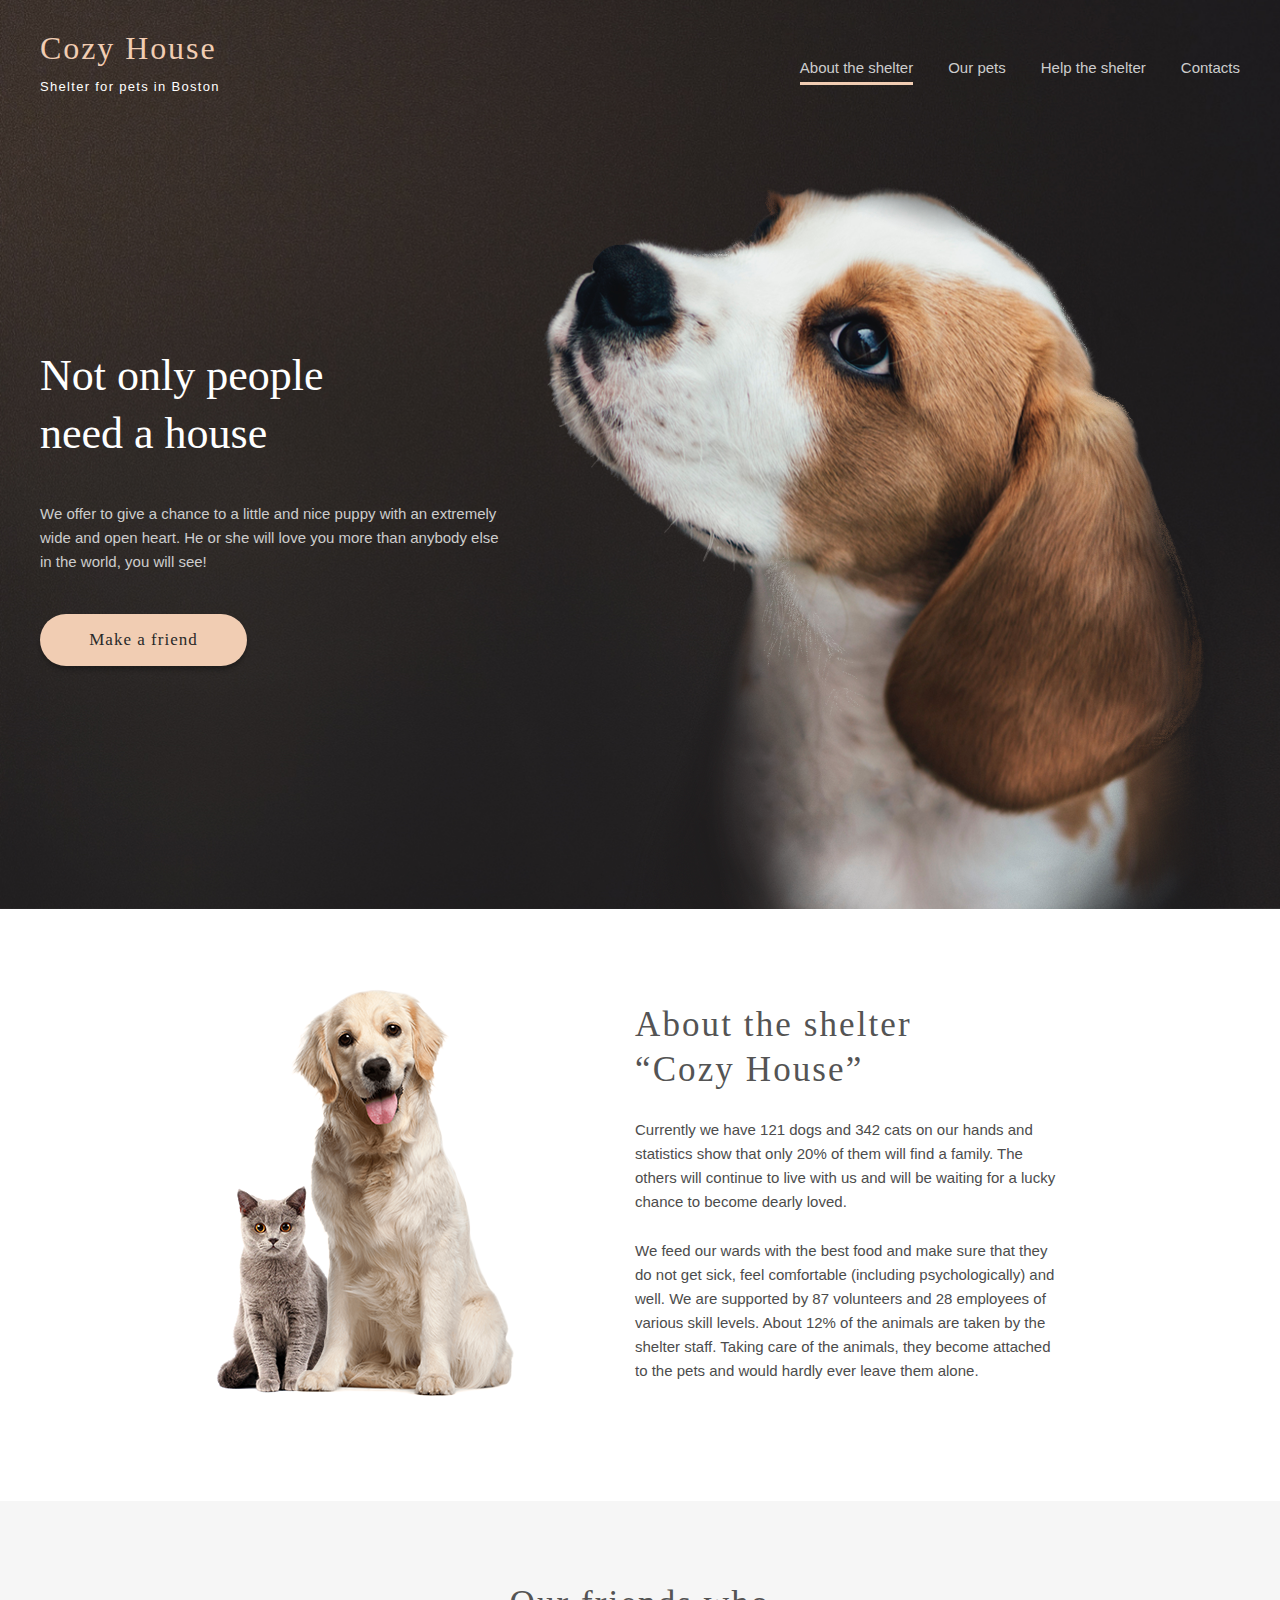
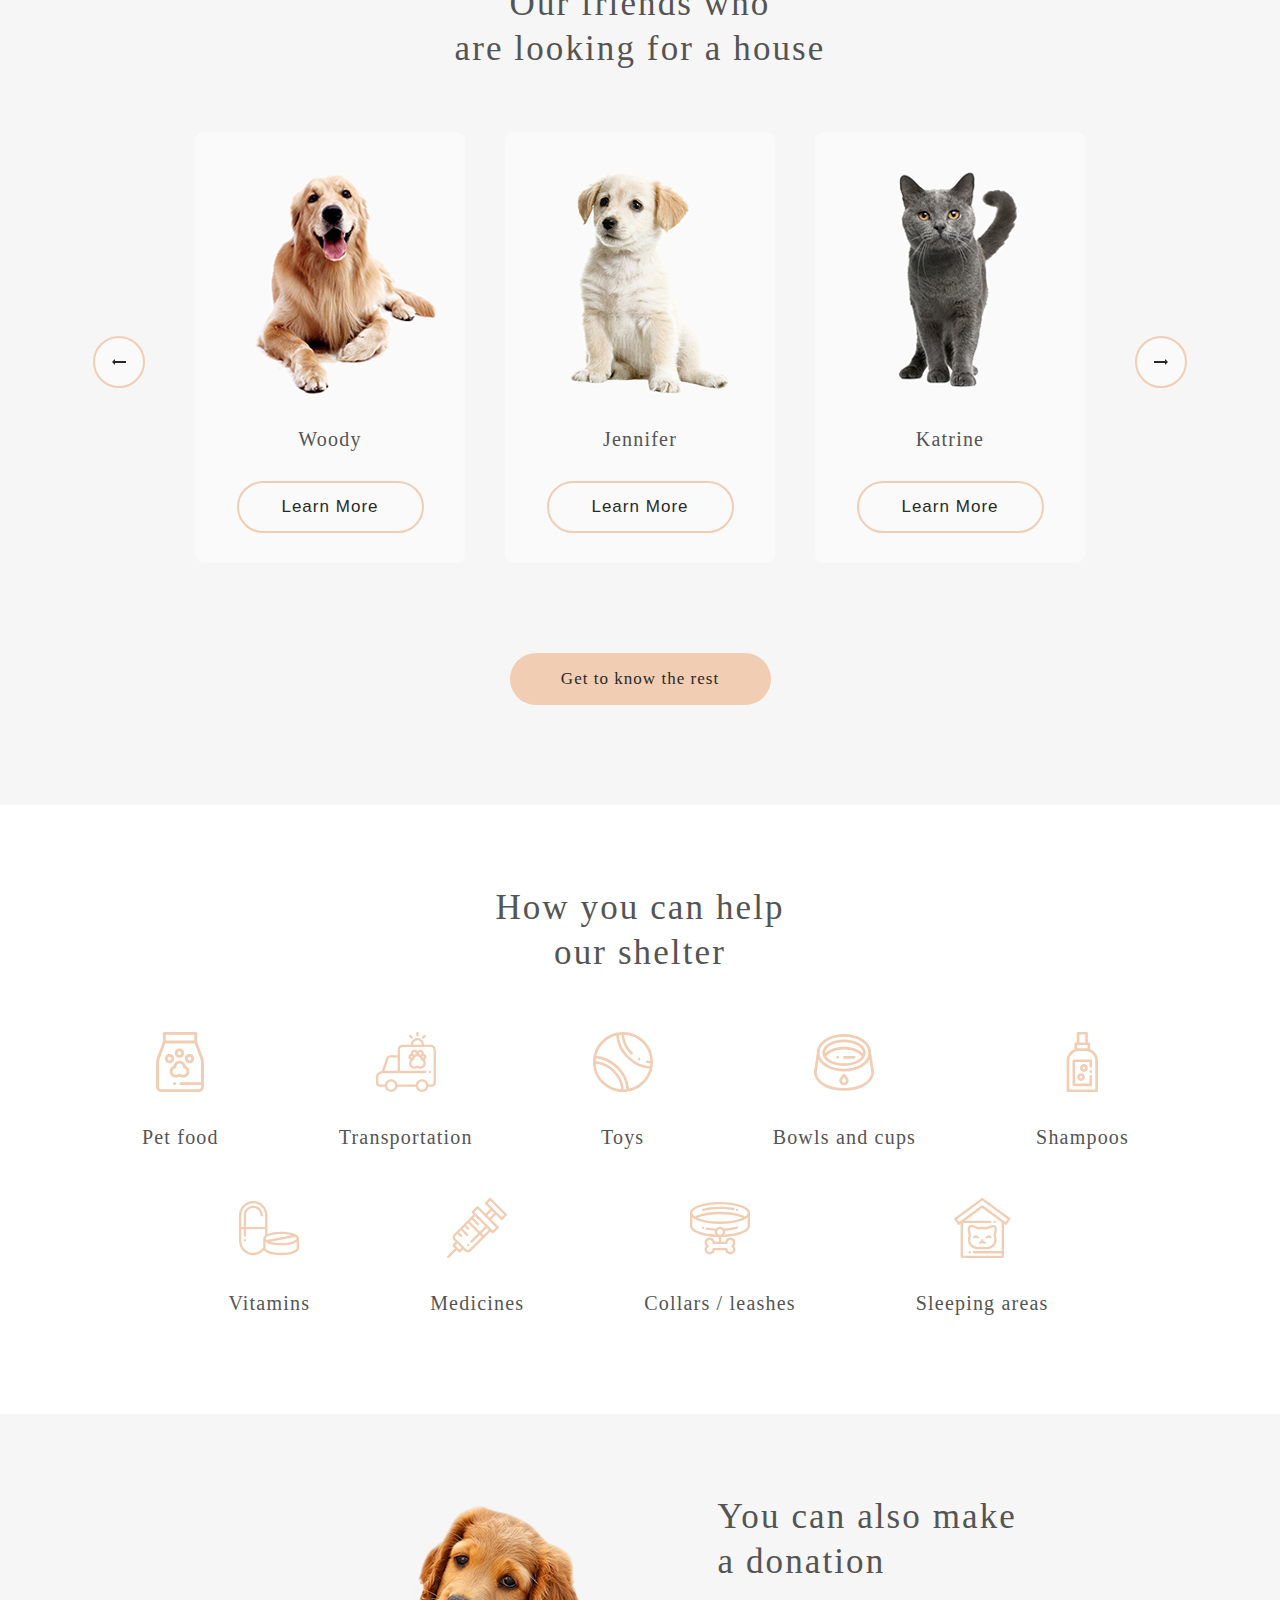
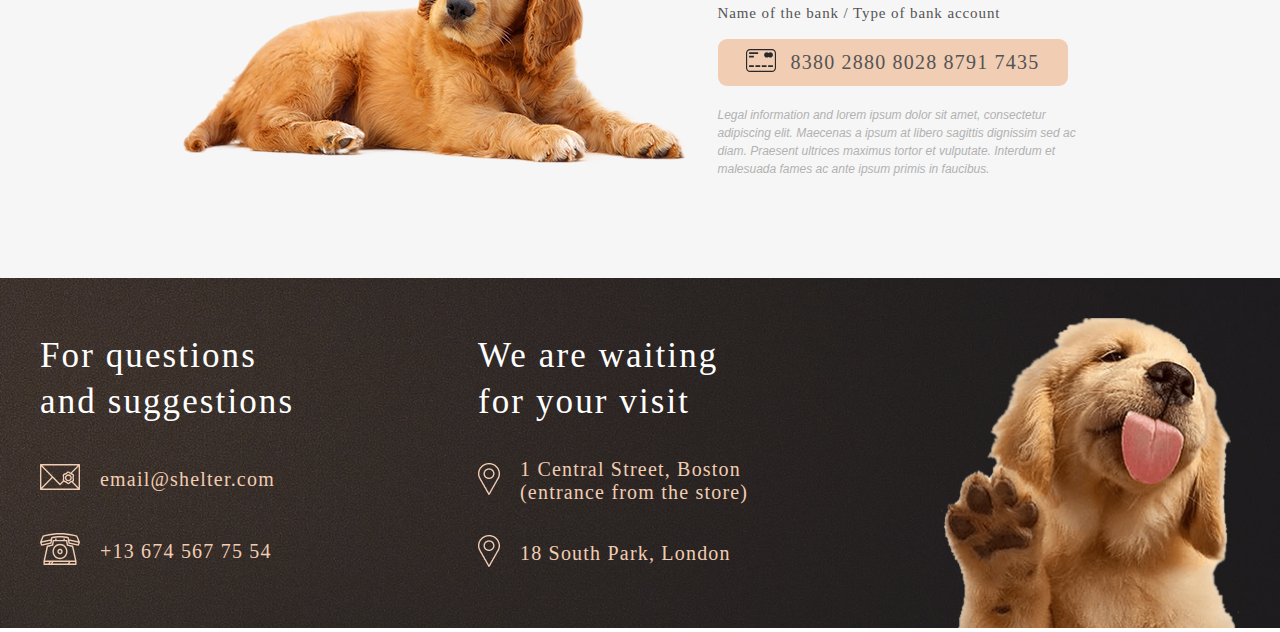
<file: shelter/pages/main/index.html>
<!DOCTYPE html>
<html lang="en">

<head>
	<meta charset="UTF-8">
	<meta http-equiv="X-UA-Compatible" content="IE=edge">
	<meta name="viewport" content="width=device-width, initial-scale=1.0">
	<link rel="stylesheet" href="../main/style.css">
	<link rel="stylesheet" href="../main/style-responsive.css">
	<link rel="icon" href="../../assets/icons/favicon.ico" type="image/x-icon">
	<title>shelter</title>
</head>


<body>
	<div class="body-wrapper">
		<header class="header">
			<div class="header__container-main ">
				<div class="header__container-top">
					<div class="header__logo">
						<a class="a-h1" href="#">
							<h1>Cozy House</h1>
						</a>
						<span class="header__subtitle">Shelter for pets in Boston</span>
					</div>
					<div class="header__nav-link">
						<button class="header__container-button-menu" id="burger-btn">
							<span class="header__button-menu header__one-line"></span>
							<span class="header__button-menu"></span>
							<span class="header__button-menu"></span>
						</button>
						<nav class="header__nav-link-ul-container" id="menu">
							<ul class="header__nav-link-ul">
								<li class="header__nav-link-activ">
									<a style="pointer-events:none" href="#">About the shelter</a>
								</li>
								<li>
									<a href="../pets/index.html">Our pets</a>
								</li>
								<li>
									<a href="#help">Help the shelter</a>
								</li>
								<li>
									<a href="#footer">Contacts</a>
								</li>
							</ul>
						</nav>

					</div>
				</div>

				<div class="not-only">
					<div class="not-only__content">
						<h2 class="h2__not-only">Not only people need a house</h2>
						<p class="p__not-only-content">We offer to give a chance to a little and nice puppy with an extremely
							wide and open heart. He or she will love you more than anybody else in the world, you will see!</p>
						<div class="not-only__button">
							<a class="button-primary a-h1" href="#our-friends">Make a friend</a>
						</div>
					</div>
					<div class="not-only__start-screen-puppy">
						<img src="../../assets/images/start-screen-puppy.png" alt="dog close-up">
					</div>

				</div>
			</div>
		</header>



		<div class="about">
			<div class="container">
				<div class="about__container">
					<div class="about-pets">
						<img src="../../assets/images/about-pets.png" alt="cat and dog">
					</div>
					<div class="about__content">
						<h3 class="about__content-title">About the shelter “Cozy House”</h3>
						<p class="about__content-text-1">Currently we have 121 dogs and 342 cats on our hands and statistics
							show
							that only 20% of them will find a family. The others will continue to live with us and will be
							waiting
							for a lucky chance to become dearly loved.</p>
						<p class="about__content-text-2">We feed our wards with the best food and make sure that they do not
							get
							sick, feel comfortable (including psychologically) and well. We are supported by 87 volunteers and
							28
							employees of various skill levels. About 12% of the animals are taken by the shelter staff. Taking
							care
							of the animals, they become attached to the pets and would hardly ever leave them alone.</p>
					</div>
				</div>
			</div>
		</div>

		<div class="our-friends" id="our-friends">
			<div class="our-friends-container ">
				<h3 class="h3__our-friends">Our friends who <br>
					are looking for a house</h3>
				<div class="our-friends-container-onBtn">

					<button class="our-friends__icon-block-left">
						<img src="../../assets/icons/arrow-left.png" alt="указатель влево">
					</button>

					<div class="our-friends-content-box">

						<div class="our-friends-content">

						</div>
						
					</div>


					<button class="our-friends__icon-block-right">
						<img src="../../assets/icons/arrow-right.png" alt="указатель вправо">
					</button>
				</div>
			</div>
			<div class="our-friends__button-primary">
				<a class="our-friends__button-primary-a a-h1" href="../pets/index.html">Get to know the rest</a>
			</div>

		</div>
	</div>
	<div class="help" id="help">
		<div class="container-help">
			<h3 class="help__h3">How you can help
				our shelter</h3>
			<div class="help__container-icons">

				<div class="help__content help__row">

					<div class="help__block-icons help__block-icons-1 row-1">
						<div class="help__block-icon">
							<img src="../../assets/icons/icon-pet-food.svg" alt="#">
						</div>
						<div class="help__block-icon-name">Pet food</div>
					</div>

					<div class="help__block-icons help__block-icons-2 row-1">
						<div class="help__block-icon">
							<img src="../../assets/icons/icon-transportation.svg" alt="#">
						</div>
						<div class="help__block-icon-name">Transportation</div>
					</div>

					<div class="help__block-icons help__block-icons-3 row-1">
						<div class="help__block-icon">
							<img src="../../assets/icons/icon-toys.svg" alt="#">
						</div>
						<div class="help__block-icon-name">Toys</div>
					</div>

					<div class="help__block-icons help__block-icons-4 row-1">
						<div class="help__block-icon">
							<img src="../../assets/icons/icon-bowls-and-cups.svg" alt="#">
						</div>
						<div class="help__block-icon-name">Bowls and cups</div>
					</div>

					<div class="help__block-icons help__block-icons-5 row-1">
						<div class="help__block-icon">
							<img src="../../assets/icons/icon-shampoos.svg" alt="#">
						</div>
						<div class="help__block-icon-name">Shampoos</div>
					</div>

					<div class="help__block-icons help__block-icons-6">
						<div class="help__block-icon">
							<img src="../../assets/icons/icon-vitamins.svg" alt="#">
						</div>
						<div class="help__block-icon-name">Vitamins</div>
					</div>



					<div class="help__block-icons help__block-icons-7">
						<div class="help__block-icon">
							<img src="../../assets/icons/icon-medicines.svg" alt="#">
						</div>
						<div class="help__block-icon-name">Medicines</div>
					</div>


					<div class="help__block-icons help__block-icons-8">
						<div class="help__block-icon">
							<img src="../../assets/icons/icon-collars-leashes.svg" alt="#">
						</div>
						<div class="help__block-icon-name">Collars / leashes</div>
					</div>


					<div class="help__block-icons help__block-icons-9">
						<div class="help__block-icon">
							<img src="../../assets/icons/icon-sleeping-area.svg" alt="#">
						</div>
						<div class="help__block-icon-name">Sleeping areas</div>

					</div>
				</div>

			</div>
		</div>
	</div>
	<div class="in-addition">
		<div class="container">
			<div class="in-addition__content">
				<div class="in-addition__img">
					<img src="../../assets/images/donation-dog.png" alt="dog">
				</div>
				<div class="in-addition__content-info">
					<div class="in-addition__h3">You can also make a donation</div>
					<div class="in-addition__info-bank">
						<span>Name of the bank / Type of bank account</span>
					</div>
					<div class="in-addition__credit-card">
						<div class="in-addition__credit-card-icon">
							<a href="#">
								<img src="../../assets/icons/credit-card.svg" alt="">
							</a>
						</div>
						<div class="in-addition__credit-card-number">
							<a class="in-addition-1" href="#">
								<span>8380 2880 8028 8791 7435</span>
							</a>
						</div>
					</div>
					<div class="in-addition__end-info">
						<p>Legal information and lorem ipsum dolor sit amet, consectetur adipiscing elit. Maecenas a
							ipsum
							at
							libero sagittis dignissim sed ac diam. Praesent ultrices maximus tortor et vulputate.
							Interdum
							et
							malesuada fames ac ante ipsum primis in faucibus.</p>
					</div>
				</div>
			</div>
		</div>
	</div>
	<footer class="footer" id="footer">
		<div class="footer__container">

			<div class="footer__block-1">
				<h3 class="footer__h3">For questions and suggestions</h3>
				<div class="footer__content-1">

					<div class="footer__content-icon">
						<img src="../../assets/icons/icon-email.svg" alt="#">
					</div>
					<div class="footer__content-info">
						<a class="footer__content-1-a" href="mailto:mail@yandex.ru">
							<span>email@shelter.com</span>
						</a>
					</div>

				</div>
				<div class="footer__content-2">

					<div class="footer__content-icon">
						<img src="../../assets/icons/icon-phone.svg" alt="#">
					</div>
					<div class="footer__content-info">
						<a class="footer__content-2-a" href="tel:+79001111111">
							<span>+13 674 567 75 54</span>
						</a>
					</div>

				</div>
			</div>


			<div class="footer__block-2">
				<h3 class="footer__h3">We are waiting for your visit</h3>


				<div class="footer__content-1">
					<div class="footer__content-icon">
						<img src="../../assets/icons/pin.png" alt="#">
					</div>

					<div class="footer__content-info">
						<a class="footer__content-1-a"
							href="https://yandex.ru/maps/202/new-york/?ll=-74.002797%2C40.714605&z=7" target="_blank">
							<span>1 Central Street, Boston (entrance from the store)</span>
						</a>
					</div>
				</div>

				<div class="footer__content-2">

					<div class="footer__content-icon">
						<img src="../../assets/icons/pin.png" alt="#">
					</div>
					<div class="footer__content-info">
						<a class="footer__content-2-a"
							href="https://yandex.ru/maps/202/new-york/?ll=-74.002797%2C40.714605&z=7" target="_blank">
							<span>18 South Park, London </span>
						</a>
					</div>

				</div>
			</div>
			<div class="footer__container-img">
				<img src="../../assets/images/footer-puppy.png" alt="dog-sunny">
			</div>
		</div>

	</footer>
	</div>










	<div class="modal-box-main">


		<div class="modal" id="jennifer">
			<div class="modal__container">
				<button class="close-my-modal-btn">
					<img src="../../assets/icons/Vector.png" alt="close-my-modal-btn">
				</button>
				<div class="modal__img">
					<img src="../../assets/images/pets-jennifer.png" alt="pets-jennifer">
				</div>
				<div class="modal__content">
					<div class="modal__content-h3">
						<h3>Jennifer</h3>
					</div>
					<div class="modal__content-subtitle">
						<h4>Dog - Labrador</h4>
					</div>
					<div class="modal__content-text">
						<p>Jennifer is a sweet 2 months old Labrador that is patiently waiting to find a new forever home.
							This girl really enjoys being able to go outside to run and play, but won't hesitate to play up
							a
							storm in the house if she has all of her favorite toys.</p>
					</div>
					<div class="modal__content-block-info">
						<span><strong>Age:</strong> 2 months</span>
						<span><strong>Inoculations:</strong> none</span>
						<span><strong>Diseases:</strong> none</span>
						<span><strong>Parasites:</strong> none</span>
					</div>
				</div>
			</div>
		</div>

		<div class="modal" id="sophia">
			<div class="modal__container">
				<button class="close-my-modal-btn">
					<img src="../../assets/icons/Vector.png" alt="close-my-modal-btn">
				</button>
				<div class="modal__img">
					<img src="../../assets/images/sophia.png" alt="pets-sophia">
				</div>
				<div class="modal__content">
					<div class="modal__content-h3">
						<h3>Sophia</h3>
					</div>
					<div class="modal__content-subtitle">
						<h4>Dog - Shih tzu</h4>
					</div>
					<div class="modal__content-text">
						<p>Sophia here and I'm looking for my forever home to live out the best years of my life. I am full
							of
							energy. Everyday I'm learning new things, like how to walk on a leash, go potty outside, bark
							and
							play with toys and I still need some practice.</p>
					</div>
					<div class="modal__content-block-info">
						<span><strong>Age:</strong> 2 months</span>
						<span><strong>Inoculations:</strong> none</span>
						<span><strong>Diseases:</strong> none</span>
						<span><strong>Parasites:</strong> none</span>
					</div>
				</div>
			</div>
		</div>

		<div class="modal" id="woody">
			<div class="modal__container">
				<button class="close-my-modal-btn">
					<img src="../../assets/icons/Vector.png" alt="close-my-modal-btn">
				</button>
				<div class="modal__img">
					<img src="../../assets/images/pets-woody.png" alt="pets-woody">
				</div>
				<div class="modal__content">
					<div class="modal__content-h3">
						<h3>Woody</h3>
					</div>
					<div class="modal__content-subtitle">
						<h4>Dog - Golden Retriever</h4>
					</div>
					<div class="modal__content-text">
						<p>Woody is a handsome 3 1/2 year old boy. Woody does know basic commands and is a smart pup. Since
							he
							is on the stronger side, he will learn a lot from your training. Woody will be happier when he
							finds a new family that can spend a lot of time with him.</p>
					</div>
					<div class="modal__content-block-info">
						<span><strong>Age:</strong> 3.5 year</span>
						<span><strong>Inoculations:</strong> none</span>
						<span><strong>Diseases:</strong> none</span>
						<span><strong>Parasites:</strong> none</span>
					</div>
				</div>
			</div>
		</div>

		<div class="modal" id="scarlett">
			<div class="modal__container">
				<button class="close-my-modal-btn">
					<img src="../../assets/icons/Vector.png" alt="close-my-modal-btn">
				</button>
				<div class="modal__img">
					<img src="../../assets/images/pets-scarlet.png" alt="pets-scarlet">
				</div>
				<div class="modal__content">
					<div class="modal__content-h3">
						<h3>Scarlett</h3>
					</div>
					<div class="modal__content-subtitle">
						<h4>Dog - Jack Russell Terrier</h4>
					</div>
					<div class="modal__content-text">
						<p>Scarlett is a happy, playful girl who will make you laugh and smile. She forms a bond quickly
							and
							will make a loyal companion and a wonderful family dog or a good companion for a single
							individual
							too since she likes to hang out and be with her human.</p>
					</div>
					<div class="modal__content-block-info">
						<span><strong>Age:</strong> 8 months</span>
						<span><strong>Inoculations:</strong> none</span>
						<span><strong>Diseases:</strong> none</span>
						<span><strong>Parasites:</strong> none</span>
					</div>
				</div>
			</div>
		</div>

		<div class="modal" id="katrine">
			<div class="modal__container">
				<button class="close-my-modal-btn" id="">
					<img src="../../assets/icons/Vector.png" alt="close-my-modal-btn">
				</button>
				<div class="modal__img">
					<img src="../../assets/images/pets-katrine.png" alt="pets-katrine">
				</div>
				<div class="modal__content">
					<div class="modal__content-h3">
						<h3>Katrine</h3>
					</div>
					<div class="modal__content-subtitle">
						<h4>Cat - British Shorthair</h4>
					</div>
					<div class="modal__content-text">
						<p>Katrine is a beautiful girl. She is as soft as the finest velvet with a thick lush fur. Will
							love
							you until the last breath she takes as long as you are the one. She is picky about her
							affection.
							She loves cuddles and to stretch into your hands for a deeper relaxations.</p>
					</div>
					<div class="modal__content-block-info">
						<span><strong>Age:</strong> 7 months</span>
						<span><strong>Inoculations:</strong> none</span>
						<span><strong>Diseases:</strong> none</span>
						<span><strong>Parasites:</strong> none</span>
					</div>
				</div>
			</div>
		</div>

		<div class="modal" id="timmy">
			<div class="modal__container">
				<button class="close-my-modal-btn">
					<img src="../../assets/icons/Vector.png" alt="close-my-modal-btn">
				</button>
				<div class="modal__img">
					<img src="../../assets/images/pets-timmy.png" alt="pets-timmy">
				</div>
				<div class="modal__content">
					<div class="modal__content-h3">
						<h3>Timmy</h3>
					</div>
					<div class="modal__content-subtitle">
						<h4>Cat - British Shorthair</h4>
					</div>
					<div class="modal__content-text">
						<p>Timmy is an adorable grey british shorthair male. He loves to play and snuggle. He is neutered
							and
							up to date on age appropriate vaccinations. He can be chatty and enjoys being held. Timmy has a
							lot
							to say and wants a person to share his thoughts with.</p>
					</div>
					<div class="modal__content-block-info">
						<span><strong>Age:</strong> 4 months</span>
						<span><strong>Inoculations:</strong> none</span>
						<span><strong>Diseases:</strong> none</span>
						<span><strong>Parasites:</strong> none</span>
					</div>
				</div>
			</div>
		</div>

		<div class="modal" id="freddie">
			<div class="modal__container">
				<button class="close-my-modal-btn">
					<img src="../../assets/icons/Vector.png" alt="close-my-modal-btn">
				</button>
				<div class="modal__img">
					<img src="../../assets/images/pets-freddie.png" alt="pets-Freddie">
				</div>
				<div class="modal__content">
					<div class="modal__content-h3">
						<h3>Freddie</h3>
					</div>
					<div class="modal__content-subtitle">
						<h4>Cat - British Shorthair</h4>
					</div>
					<div class="modal__content-text">
						<p>Freddie is a little shy at first, but very sweet when he warms up. He likes playing with shoe
							strings and bottle caps. He is quick to learn the rhythms of his human’s daily life. Freddie has
							bounced around a lot in his life, and is looking to find his forever home.</p>
					</div>
					<div class="modal__content-block-info">
						<span><strong>Age:</strong> 11 months</span>
						<span><strong>Inoculations:</strong> none</span>
						<span><strong>Diseases:</strong> none</span>
						<span><strong>Parasites:</strong> none</span>
					</div>
				</div>
			</div>
		</div>

		<div class="modal" id="charly">
			<div class="modal__container">
				<button class="close-my-modal-btn">
					<img src="../../assets/icons/Vector.png" alt="close-my-modal-btn">
				</button>
				<div class="modal__img">
					<img src="../../assets/images/pets-charly.png" alt="pets-charly">
				</div>
				<div class="modal__content">
					<div class="modal__content-h3">
						<h3>Charly</h3>
					</div>
					<div class="modal__content-subtitle">
						<h4>Dog - Jack Russell Terrier </h4>
					</div>
					<div class="modal__content-text">
						<p>This cute boy, Charly, is three years old and he likes adults and kids. He isn’t fond of many
							other
							dogs, so he might do best in a single dog home. Charly has lots of energy, and loves to run and
							play. We think a fenced yard would make him very happy.</p>
					</div>
					<div class="modal__content-block-info">
						<span><strong>Age:</strong> 9 months</span>
						<span><strong>Inoculations:</strong> none</span>
						<span><strong>Diseases:</strong> none</span>
						<span><strong>Parasites:</strong> none</span>
					</div>
				</div>
			</div>
		</div>




	</div>



</body>
<script src="../../pages/main/script.js"></script>

</html>
</file>
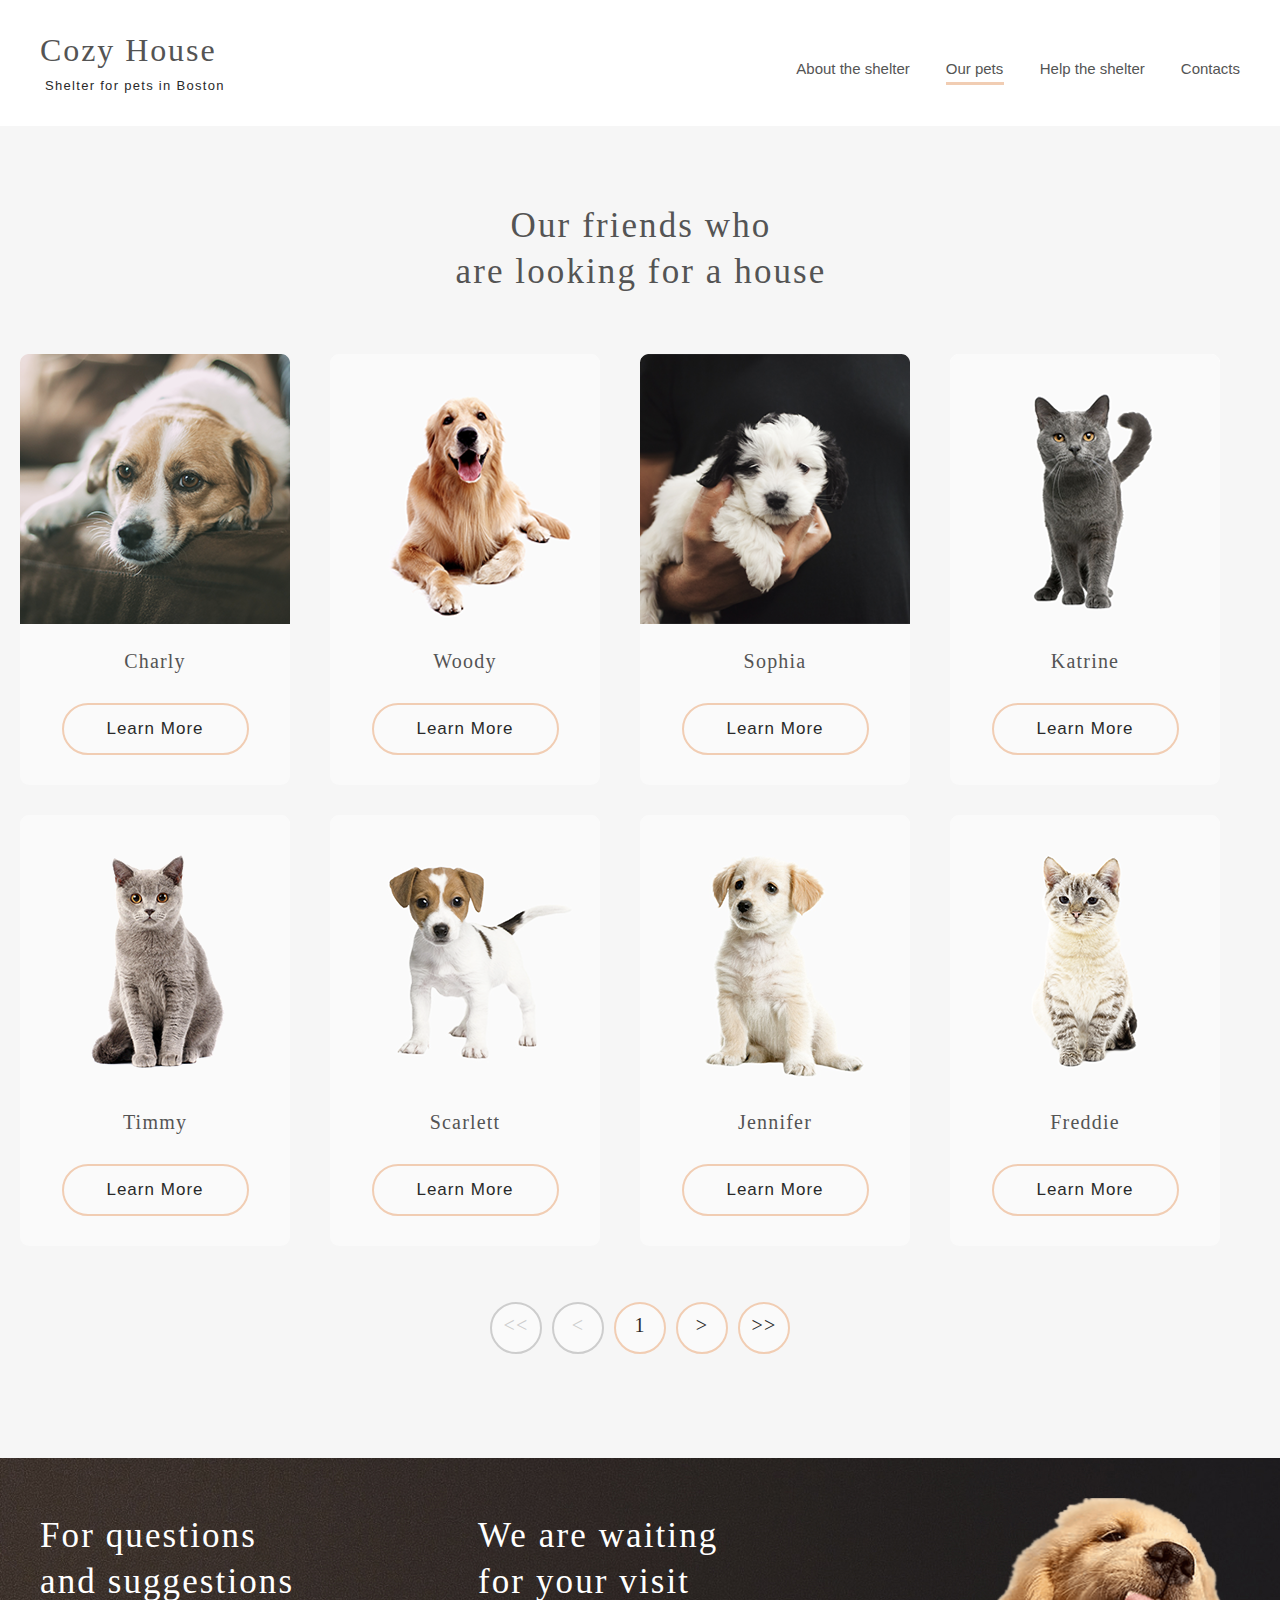
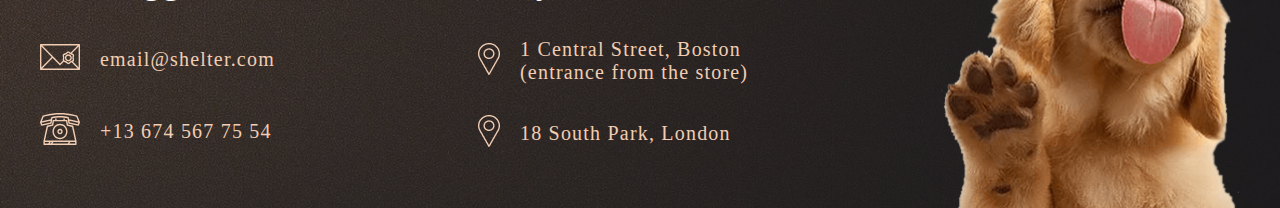
<file: shelter/pages/pets/index.html>
<!DOCTYPE html>
<html lang="en">

<head>
	<meta charset="UTF-8">
	<meta http-equiv="X-UA-Compatible" content="IE=edge">
	<meta name="viewport" content="width=device-width, initial-scale=1.0">
	<link rel="stylesheet" href="../pets/style.css">
	<link rel="stylesheet" href="../pets/style-responsive.css">
	<link rel="icon" href="../../assets/icons/favicon.ico" type="image/x-icon">
	<title>shelter</title>
</head>

<body>
	<div class="body-wrapper">
		<div class="wrapper">

			<div class="container">
				<header class="header">
					<div class="header__container">
						<div class="header__logo">
							<a class="a-h1" href="../main/index.html">
								<h1>Cozy House</h1>
							</a>
							<span class="header__subtitle">Shelter for pets in Boston</span>
						</div>
						<div class="header__nav-link">
							<button class="header__container-button-menu" id="burger-btn">
								<span class="header__button-menu header__one-line"></span>
								<span class="header__button-menu"></span>
								<span class="header__button-menu"></span>
							</button>
							<nav class="header__nav-link-ul-container" id="menu">
								<ul class="header__nav-link-ul">
									<li>
										<a href="../main/index.html">About the shelter</a>
									</li>
									<li class="header__nav-link-activ">
										<a style="pointer-events:none" href="#">Our pets</a>
									</li>
									<li>
										<a href="../main/index.html#help">Help the shelter</a>
									</li>
									<li>
										<a href="#footer">Contacts</a>
									</li>
								</ul>
							</nav>
						</div>
				</header>
			</div>

			<div class="wrapper__our-pets">
				<div class="our-pets">
					<h3 class="our-pets__h3">Our friends who <br> are looking for a house</h3>

					<div class="our-pets__container">

					</div>


					<div class="our-pets__navigation">

						<div class="our-pets__button-in-active">
							<button  class="first-page">
								<span><<</span>
							</button>
						</div>

						<div class="our-pets__button-in-active">
							<button  class="prev-page">
								<span><</span>
							</button>
						</div>

						<div class="our-pets__button-active">
							<button style="pointer-events:none">
								<span class="pagination__scoreboard"></span>
							</button>
						</div>
						<div class="our-pets__button-in-active">
							<button class="next-page">
								<span>></span>
							</button>
						</div>
						<div class="our-pets__button-in-active">
							<button class="last-page">
								<span>>></span>
							</button>
						</div>
					</div>
				</div>
			</div>


		</div>

		<footer class="footer" id="footer">
			<div class="footer__container">

				<div class="footer__block-1">
					<h3 class="footer__h3">For questions and suggestions</h3>
					<div class="footer__content-1">

						<div class="footer__content-icon">
							<img src="../../assets/icons/icon-email.svg" alt="#">
						</div>
						<div class="footer__content-info">
							<a class="footer__content-1-a" href="mailto:mail@yandex.ru">
								<span>email@shelter.com</span>
							</a>
						</div>

					</div>
					<div class="footer__content-2">

						<div class="footer__content-icon">
							<img src="../../assets/icons/icon-phone.svg" alt="#">
						</div>
						<div class="footer__content-info">
							<a class="footer__content-2-a" href="tel:+79001111111">
								<span>+13 674 567 75 54</span>
							</a>
						</div>

					</div>
				</div>


				<div class="footer__block-2">
					<h3 class="footer__h3">We are waiting for your visit</h3>


					<div class="footer__content-1">
						<div class="footer__content-icon">
							<img src="../../assets/icons/pin.png" alt="#">
						</div>

						<div class="footer__content-info">
							<a class="footer__content-1-a"
								href="https://yandex.ru/maps/202/new-york/?ll=-74.002797%2C40.714605&z=7" target="_blank">
								<span>1 Central Street, Boston (entrance from the store)</span>
							</a>
						</div>
					</div>

					<div class="footer__content-2">

						<div class="footer__content-icon">
							<img src="../../assets/icons/pin.png" alt="#">
						</div>
						<div class="footer__content-info">
							<a class="footer__content-2-a"
								href="https://yandex.ru/maps/202/new-york/?ll=-74.002797%2C40.714605&z=7" target="_blank">
								<span>18 South Park, London </span>
							</a>
						</div>

					</div>
				</div>
				<div class="footer__container-img">
					<img src="../../assets/images/footer-puppy.png" alt="dog-sunny">
				</div>
			</div>

		</footer>
	</div>


	<div class="modal-box-main">


		<div class="modal" id="katrine">
			<div class="modal__container">
				<button class="close-my-modal-btn" id="">
					<img src="../../assets/icons/Vector.png" alt="close-my-modal-btn">
				</button>
				<div class="modal__img">
					<img src="../../assets/images/pets-katrine.png" alt="pets-katrine">
				</div>
				<div class="modal__content">
					<div class="modal__content-h3">
						<h3>Katrine</h3>
					</div>
					<div class="modal__content-subtitle">
						<h4>Cat - British Shorthair</h4>
					</div>
					<div class="modal__content-text">
						<p>Katrine is a beautiful girl. She is as soft as the finest velvet with a thick lush fur. Will love
							you until the last breath she takes as long as you are the one. She is picky about her affection.
							She loves cuddles and to stretch into your hands for a deeper relaxations.</p>
					</div>
					<div class="modal__content-block-info">
						<span><strong>Age:</strong> 7 months</span>
						<span><strong>Inoculations:</strong> none</span>
						<span><strong>Diseases:</strong> none</span>
						<span><strong>Parasites:</strong> none</span>
					</div>
				</div>
			</div>
		</div>

		<div class="modal" id="jennifer">
			<div class="modal__container">
				<button class="close-my-modal-btn">
					<img src="../../assets/icons/Vector.png" alt="close-my-modal-btn">
				</button>
				<div class="modal__img">
					<img src="../../assets/images/pets-jennifer.png" alt="pets-jennifer">
				</div>
				<div class="modal__content">
					<div class="modal__content-h3">
						<h3>Jennifer</h3>
					</div>
					<div class="modal__content-subtitle">
						<h4>Dog - Labrador</h4>
					</div>
					<div class="modal__content-text">
						<p>Jennifer is a sweet 2 months old Labrador that is patiently waiting to find a new forever home.
							This girl really enjoys being able to go outside to run and play, but won't hesitate to play up a
							storm in the house if she has all of her favorite toys.</p>
					</div>
					<div class="modal__content-block-info">
						<span><strong>Age:</strong> 2 months</span>
						<span><strong>Inoculations:</strong> none</span>
						<span><strong>Diseases:</strong> none</span>
						<span><strong>Parasites:</strong> none</span>
					</div>
				</div>
			</div>
		</div>

		<div class="modal" id="woody">
			<div class="modal__container">
				<button class="close-my-modal-btn">
					<img src="../../assets/icons/Vector.png" alt="close-my-modal-btn">
				</button>
				<div class="modal__img">
					<img src="../../assets/images/pets-woody.png" alt="pets-woody">
				</div>
				<div class="modal__content">
					<div class="modal__content-h3">
						<h3>Woody</h3>
					</div>
					<div class="modal__content-subtitle">
						<h4>Dog - Golden Retriever</h4>
					</div>
					<div class="modal__content-text">
						<p>Woody is a handsome 3 1/2 year old boy. Woody does know basic commands and is a smart pup. Since he
							is on the stronger side, he will learn a lot from your training. Woody will be happier when he
							finds a new family that can spend a lot of time with him.</p>
					</div>
					<div class="modal__content-block-info">
						<span><strong>Age:</strong> 3.5 year</span>
						<span><strong>Inoculations:</strong> none</span>
						<span><strong>Diseases:</strong> none</span>
						<span><strong>Parasites:</strong> none</span>
					</div>
				</div>
			</div>
		</div>

		<div class="modal" id="sophia">
			<div class="modal__container">
				<button class="close-my-modal-btn">
					<img src="../../assets/icons/Vector.png" alt="close-my-modal-btn">
				</button>
				<div class="modal__img">
					<img src="../../assets/images/sophia.png" alt="pets-sophia">
				</div>
				<div class="modal__content">
					<div class="modal__content-h3">
						<h3>Sophia</h3>
					</div>
					<div class="modal__content-subtitle">
						<h4>Dog - Shih tzu</h4>
					</div>
					<div class="modal__content-text">
						<p>Sophia here and I'm looking for my forever home to live out the best years of my life. I am full of
							energy. Everyday I'm learning new things, like how to walk on a leash, go potty outside, bark and
							play with toys and I still need some practice.</p>
					</div>
					<div class="modal__content-block-info">
						<span><strong>Age:</strong> 2 months</span>
						<span><strong>Inoculations:</strong> none</span>
						<span><strong>Diseases:</strong> none</span>
						<span><strong>Parasites:</strong> none</span>
					</div>
				</div>
			</div>
		</div>

		<div class="modal" id="timmy">
			<div class="modal__container">
				<button class="close-my-modal-btn">
					<img src="../../assets/icons/Vector.png" alt="close-my-modal-btn">
				</button>
				<div class="modal__img">
					<img src="../../assets/images/pets-timmy.png" alt="pets-timmy">
				</div>
				<div class="modal__content">
					<div class="modal__content-h3">
						<h3>Timmy</h3>
					</div>
					<div class="modal__content-subtitle">
						<h4>Cat - British Shorthair</h4>
					</div>
					<div class="modal__content-text">
						<p>Timmy is an adorable grey british shorthair male. He loves to play and snuggle. He is neutered and
							up to date on age appropriate vaccinations. He can be chatty and enjoys being held. Timmy has a lot
							to say and wants a person to share his thoughts with.</p>
					</div>
					<div class="modal__content-block-info">
						<span><strong>Age:</strong> 4 months</span>
						<span><strong>Inoculations:</strong> none</span>
						<span><strong>Diseases:</strong> none</span>
						<span><strong>Parasites:</strong> none</span>
					</div>
				</div>
			</div>
		</div>

		<div class="modal" id="charly">
			<div class="modal__container">
				<button class="close-my-modal-btn">
					<img src="../../assets/icons/Vector.png" alt="close-my-modal-btn">
				</button>
				<div class="modal__img">
					<img src="../../assets/images/pets-charly.png" alt="pets-charly">
				</div>
				<div class="modal__content">
					<div class="modal__content-h3">
						<h3>Charly</h3>
					</div>
					<div class="modal__content-subtitle">
						<h4>Dog - Jack Russell Terrier </h4>
					</div>
					<div class="modal__content-text">
						<p>This cute boy, Charly, is three years old and he likes adults and kids. He isn’t fond of many other
							dogs, so he might do best in a single dog home. Charly has lots of energy, and loves to run and
							play. We think a fenced yard would make him very happy.</p>
					</div>
					<div class="modal__content-block-info">
						<span><strong>Age:</strong> 9 months</span>
						<span><strong>Inoculations:</strong> none</span>
						<span><strong>Diseases:</strong> none</span>
						<span><strong>Parasites:</strong> none</span>
					</div>
				</div>
			</div>
		</div>

		<div class="modal" id="scarlett">
			<div class="modal__container">
				<button class="close-my-modal-btn">
					<img src="../../assets/icons/Vector.png" alt="close-my-modal-btn">
				</button>
				<div class="modal__img">
					<img src="../../assets/images/pets-scarlet.png" alt="pets-scarlet">
				</div>
				<div class="modal__content">
					<div class="modal__content-h3">
						<h3>Scarlett</h3>
					</div>
					<div class="modal__content-subtitle">
						<h4>Dog - Jack Russell Terrier</h4>
					</div>
					<div class="modal__content-text">
						<p>Scarlett is a happy, playful girl who will make you laugh and smile. She forms a bond quickly and
							will make a loyal companion and a wonderful family dog or a good companion for a single individual
							too since she likes to hang out and be with her human.</p>
					</div>
					<div class="modal__content-block-info">
						<span><strong>Age:</strong> 8 months</span>
						<span><strong>Inoculations:</strong> none</span>
						<span><strong>Diseases:</strong> none</span>
						<span><strong>Parasites:</strong> none</span>
					</div>
				</div>
			</div>
		</div>

		<div class="modal" id="freddie">
			<div class="modal__container">
				<button class="close-my-modal-btn">
					<img src="../../assets/icons/Vector.png" alt="close-my-modal-btn">
				</button>
				<div class="modal__img">
					<img src="../../assets/images/pets-freddie.png" alt="pets-Freddie">
				</div>
				<div class="modal__content">
					<div class="modal__content-h3">
						<h3>Freddie</h3>
					</div>
					<div class="modal__content-subtitle">
						<h4>Cat - British Shorthair</h4>
					</div>
					<div class="modal__content-text">
						<p>Freddie is a little shy at first, but very sweet when he warms up. He likes playing with shoe
							strings and bottle caps. He is quick to learn the rhythms of his human’s daily life. Freddie has
							bounced around a lot in his life, and is looking to find his forever home.</p>
					</div>
					<div class="modal__content-block-info">
						<span><strong>Age:</strong> 11 months</span>
						<span><strong>Inoculations:</strong> none</span>
						<span><strong>Diseases:</strong> none</span>
						<span><strong>Parasites:</strong> none</span>
					</div>
				</div>
			</div>
		</div>






	</div>


</body>
<script src="../../pages/pets/script.js"></script>

</html>
</file>
<file: shelter/pages/main/style.css>
* {
	margin: 0;
	padding: 0;
	box-sizing: border-box;
}

html {
	scroll-behavior: smooth;
}

@font-face {
	font-family: 'Georgia';
	src: url("../../assets/fonts/georgia.ttf") format("ttf"),
		url("../../assets/fonts/georgia.ttf") format("ttf");
	font-weight: normal;
	font-style: normal;
	font-display: swap;
}


body {
	box-sizing: border-box;

	&::-webkit-scrollbar {
		display: none;
	}

	-ms-overflow-style: none;
	/* IE and Edge */
	scrollbar-width: none;
	/* Firefox */
}


.header {
	background-image: url("../../assets/images/start-screen-background.jpg");
	background-size: cover;
	height: 56.8rem;
	max-width: 100%;
	display: flex;
	align-items: center;
	flex-direction: column;
	overflow: hidden;
	justify-content: space-between;
}

.a-h1 {
	text-decoration: none;
}

.header__container-main {
	max-width: 1200px;
	display: flex;
	flex-direction: column;
	justify-content: space-between;

}

.header__container-top {
	margin-top: 30px;
	display: flex;
	align-items: center;
	justify-content: space-between;
}

.header__logo {

	max-width: 186px;
}

h1 {
	margin-bottom: 10px;
	font-size: 32px;
	letter-spacing: 0.06em;
	color: #F1CDB3;
	font-weight: 400;
	font-family: 'Georgia';
}

.header__subtitle {
	font-family: Arial;
	font-size: 13px;
	font-weight: 400;
	line-height: 15px;
	letter-spacing: 0.1em;
	color: #FFFFFF;
}

.header__container-button-menu {
	all: unset;
}

.header__button-menu {
	width: 30px;
	height: 0px;
	border: 1px solid #F1CDB3;
	margin-bottom: 10px;
	display: none;
}

.header__nav-link ul {
	display: flex;
	flex-wrap: nowrap;
}

.header__nav-link {
	max-width: 441px;
}

.header__nav-link li {
	display: inline-block;
}

.header__nav-link a {
	color: #CDCDCD;
	font-family: 'Arial';
	font-weight: 400;
	font-size: 15px;
	text-decoration: none;
}

.header__nav-link ul li {
	margin-right: 35px;

}

.header__nav-link ul li:last-child {
	margin-right: 0;
}

.header__nav-link-activ {}

.header__nav-link-activ::after {
	content: "";
	display: block;
	max-width: 114px;
	height: 3px;
	background: #F1CDB3;
	margin-top: 5px;
}








.not-only {

	margin: 90px 0 0 0;
	display: flex;
	justify-content: center;
	align-items: center;


}

.not-only__start-screen-puppy {
	width: 160%;
	height: auto;
	display: flex;
	justify-content: center;
	align-items: center;

}

.not-only__start-screen-puppy img {
	max-width: 100%;
	height: auto;
	display: block;


}

.not-only__content {
	transition: width 2s ease-in-out;
	margin-bottom: 85px;
	margin-right: 5vw;


}

.h2__not-only {
	max-width: 310px;
	font-family: 'Georgia';
	font-weight: 400;
	font-size: 44px;
	line-height: 130%;
	color: #FFFFFF;
}

.p__not-only-content {
	margin-top: 40px;
	max-width: 93%;
	font-family: 'Arial';
	font-weight: 400;
	font-size: 15px;
	line-height: 160%;
	color: #CDCDCD;
}

.button-primary {
	width: 207px;
	height: 52px;
	margin-top: 40px;
	display: flex;
	justify-content: center;
	align-items: center;
	background-color: #F1CDB3;
	box-shadow: 0px 4px 4px rgba(0, 0, 0, 0.25);
	border-radius: 100px;

	font-family: 'Georgia';
	font-weight: 400;
	font-size: 17px;
	line-height: 130%;
	letter-spacing: 0.06em;
	text-decoration: none;
	color: #292929;
	transition: all 0.3s ease-in-out;
}

.button-primary:hover {
	background-color: #ec9d42b7;
}




/* -----------------------------end of section "not-only" -------------- */












/* -----------------------------start section "about" -------------- */
body {}

.body-wrapper {
	overflow: hidden;
	position: relative;
	width: 100%;
}

.body-overlay {
	position: fixed;
	top: 0;
	left: 0;
	width: 100%;
	height: 100%;
	background-color: rgba(0, 0, 0, 0);
	z-index: 1.5;
	opacity: 0;
	transition: all 0.8s ease-out;
	animation: fadeInOverlay 0.8s ease-out forwards;
	animation-delay: 0.1s;
	pointer-events: none;
}

.body-overlay.active {
	opacity: 1;
	background-color: rgba(0, 0, 0, 0.5);
	transition: all 0.8s ease-in;
	animation: fadeOutOverlay 0.8s ease-in forwards;
	animation-delay: 0s;
	pointer-events: auto;
}

@keyframes fadeInOverlay {
	100% {
		opacity: 0;
	}

	0% {
		opacity: 1;
		background-color: rgba(0, 0, 0, 0.5);
	}
}

@keyframes fadeOutOverlay {
	100% {
		opacity: 1;
		background-color: rgba(0, 0, 0, 0.5);
	}

	0% {
		opacity: 0;
	}
}



.about {
	max-width: 100%;
	display: flex;
	align-items: center;
	flex-direction: column;
}


.about__container {
	display: flex;
	justify-content: center;
	margin: 80px 0 100px 0;
}

.about-pets {
	margin-right: 120px;
}

.about__content {
	margin-top: 13px;
}

.about__content-title {
	max-width: 370px;
	color: #545454;
	font-family: 'Georgia';
	font-weight: 400;
	font-size: 35px;
	line-height: 130%;
	letter-spacing: 0.06em;

}

.about__content-text-1 {
	max-width: 430px;
	margin: 25px 0;
	font-family: 'Arial';
	font-weight: 400;
	font-size: 15px;
	line-height: 160%;
	color: #4C4C4C;
}

.about__content-text-2 {
	max-width: 430px;
	font-family: 'Arial';
	font-weight: 400;
	font-size: 15px;
	line-height: 160%;
	color: #4C4C4C;
}

/* -----------------------------end of section "about" -------------- */

/* -----------------------------start section "our-friends" -------------- */

.our-friends {
	background: #F6F6F6;
	max-width: 100%;
	display: flex;
	align-items: center;
	flex-direction: column;


}

.our-friends-container {
	display: flex;
	justify-content: center;
	flex-direction: column;
	align-items: center;

}

.h3__our-friends {
	max-width: 400px;
	font-family: 'Georgia';
	font-weight: 400;
	font-size: 35px;
	line-height: 130%;
	letter-spacing: 0.06em;
	margin: 80px 0 60px 0;
	text-align: center;
	letter-spacing: 0.06em;
	color: #545454;

}

.our-friends-content {
	display: flex;
	overflow: hidden;

}

.our-friends-content-box {
	overflow: hidden;
	
}












.slide-animation {
	transition: transform 0.4s ease-in-out;
 }

.our-friends-content {
	

 }
 
 .our-pets__block:hover button {
	background-color: #e5bb84;
	
	color: white;
}
.our-pets__block:hover {
	cursor: pointer;
}



















.our-pets__block {
	display: flex;
	flex-direction: column;
	align-items: center;
	background: #FAFAFA;
	border-radius: 9px;
	margin-right: 40px;
	margin-bottom: 30px;
}

.our-pets__block:hover {
	background-color: #fff;

}



.our-pets__block:last-child {
	margin-right: 0;
}

.our-pets__block button {
	height: 52px;
	width: 187px;
	margin: 30px 40px;
	border: 2px solid #F1CDB3;
	border-radius: 100px;
	align-items: center;
	color: #292929;
	letter-spacing: 0.06em;
	background-color: #FAFAFA;
	font-size: 17px;
}



.our-pets__img img {
	min-width: 270px;

	height: auto;
}

.our-pets__img img {
	min-width: 270px;
	width: 100%;
	height: auto;
}

button {
	background-color: #FAFAFA;
}


.our-pets__block p {
	margin-top: 26px;
	font-family: 'Georgia';
	font-weight: 400;
	font-size: 20px;
	line-height: 23px;
	letter-spacing: 0.06em;
	color: #545454;
}




.our-friends-container-onBtn {
	display: flex;
	flex-direction: row;
	justify-content: center;
	align-items: center;
}


.our-friends__arrow-left {}

.our-friends__icon-block-left {
	width: 52px;
	height: 52px;
	border: 2px solid #F1CDB3;
	border-radius: 100px;
	display: flex;
	flex-direction: column;
	align-items: center;
	justify-content: center;
	background: #FAFAFA;
	margin-right: 50px;
}

.our-friends__icon-block-right {
	width: 52px;
	height: 52px;
	border: 2px solid #F1CDB3;
	border-radius: 100px;
	display: flex;
	flex-direction: column;
	align-items: center;
	justify-content: center;
	background: #FAFAFA;
	margin-left: 50px;

}

.our-friends__icon-block img {}

.our-friends__arrow-right {
	position: relative;
}

.our-friends__image-block {
	margin-right: 90px;
	display: flex;
	flex-direction: column;
	align-items: center;
	background-color: #FAFAFA;
	border-radius: 9px;

}

.our-friends__image-block:hover {
	cursor: pointer;
}

.our-friends__image-block:hover button {
	background-color: #e5bb84;
	color: white;
	cursor: pointer;
}







.our-friends__image-block-last {
	margin-right: 0;
}

.our-friends__image-container {

	max-width: 270px;
	Height: 270px;
	border-radius: 9px 9px 0px 0px;
}



.our-friends__name {
	margin: 30px 0;
	font-family: 'Georgia';
	font-weight: 400;
	font-size: 20px;
	line-height: 23px;
	text-align: center;
	letter-spacing: 0.06em;
	color: #545454;

}

.our-friends__button {
	width: 187px;
	height: 52px;
	border: 2px solid #F1CDB3;
	border-radius: 100px;
	margin-bottom: 30px;
	background-color: #fff;

	font-family: 'Georgia';
	font-weight: 400;
	font-size: 17px;
	line-height: 130%;
	letter-spacing: 0.06em;
	color: #292929;
}

.our-friends__button-primary {
	width: 261px;
	height: 52px;
	background: #F1CDB3;
	border-radius: 100px;
	margin: 60px 0 100px 0;
	border-style: none;
	font-family: 'Georgia';
	font-style: normal;
	font-weight: 400;
	font-size: 17px;
	line-height: 130%;
	letter-spacing: 0.06em;
	display: flex;
	justify-content: center;
	align-items: center;
	text-decoration: none;
	transition: all 0.3s ease-in-out;

}

.our-friends__button-primary-a {
	text-decoration: none;
	color: #292929;
}

.our-friends__button-primary:hover {
	background-color: #ec9d42b7;
	cursor: pointer;
}

/* -----------------------------end of section "our-friends" -------------- */

/* -----------------------------start section "in-addition" -------------- */

.help {
	display: flex;
	flex-direction: column;
	align-items: center;
	justify-content: center;
}

.container-help {
	display: flex;
	flex-direction: column;
	align-items: center;
	margin-bottom: 50px;
	max-width: 1200px;
	width: 100%;
}

.help__h3 {
	margin-top: 80px;
	margin-bottom: 57px;
	max-width: 312px;
	height: 90px;
	font-family: 'Georgia';
	font-weight: 400;
	font-size: 35px;
	line-height: 130%;
	text-align: center;
	letter-spacing: 0.06em;
	color: #545454;
}

.help__container-icons {
	display: flex;
	justify-content: center;
	align-content: space-between;
	min-height: 281px;
	max-width: 1026px;
}

.help__content {
	display: flex;
	flex-wrap: wrap;
	min-width: 66vw;
	justify-content: center;
	align-content: space-between;
}

.help__block-icons {
	margin-right: 120px;
	margin-bottom: 49px;
}



.help__block-icons-1 {
	margin-left: 6vw;
}

.help__block-icons-9 {
	margin-right: 0px;
}

.help__row .row-1 {}

.help__block-icon {
	text-align: center;
}

.help__block-icon-name {
	margin-top: 30px;
	text-align: center;
	font-family: 'Georgia';
	font-style: normal;
	font-weight: 400;
	font-size: 20px;
	line-height: 115%;
	letter-spacing: 0.06em;
	color: #545454;

}

/* -----------------------------end of section "in-addition" -------------- */

/* -----------------------------start of section "in-addition" -------------- */

.in-addition {
	background: #F6F6F6;
	max-width: 100%;
	display: flex;
	justify-content: center;
	align-items: center;
}

.in-addition__content {
	padding: 80px 0 100px 0;
	display: flex;
	justify-content: center;

}

.in-addition__img {
	margin-top: 10px;
	margin-right: 30px;
}

.in-addition__content-info {
	max-width: 380px;
}

.in-addition__h3 {
	max-width: 300px;
	font-family: 'Georgia';
	font-weight: 400;
	font-size: 35px;
	line-height: 130%;
	letter-spacing: 0.06em;
	color: #545454;
}

.in-addition__info-bank {
	margin: 20px 0 18px 0;
	font-family: 'Georgia';
	font-weight: 400;
	font-size: 15px;
	line-height: 110%;
	letter-spacing: 0.06em;
	color: #545454;
}

.in-addition__credit-card {
	max-width: 350px;
	width: 100%;
	background: #F1CDB3;
	border-radius: 9px;
	padding: 10px 15px;
	display: flex;
	justify-content: center;
	align-items: center;
}

.in-addition__credit-card-icon {
	margin-right: 15px;
	display: flex;
	justify-content: center;
	align-items: center;

}

.in-addition__credit-card-number {
	font-family: 'Georgia';
	font-weight: 400;
	font-size: 20px;
	line-height: 115%;
	letter-spacing: 0.06em;
	color: #545454;
}

.in-addition-1 {
	text-decoration: none;
	color: #545454;
}

.in-addition__credit-card-number-a {
	text-decoration: none;
	color: #545454;
}

.in-addition__end-info {
	margin-top: 20px;
	font-family: 'Arial';
	font-style: italic;
	font-weight: 400;
	font-size: 12px;
	line-height: 18px;
	color: #B2B2B2;
}

/* -----------------------------end of section "in-addition" -------------- */



/* -----------------------------start section "footer" -------------- */
.footer {
	background-image: url("../../assets/images/start-screen-background.jpg");
	background-size: cover;
	max-width: 100%;
	/* padding-top: 30px; */
	display: flex;
	align-items: center;
	flex-direction: column;
}

.footer__container {
	max-width: 1200px;
	width: 100%;
	display: flex;
	justify-content: space-between;
	padding: 40px 0 0 0;

}

.footer__block-1 {
	height: 234px;
	margin-right: 0px;
	margin-top: 15px;
	margin-left: 0px;
}


.footer__block-2 {
	height: 234px;
	margin-right: 0px;
	margin-top: 15px;
	margin-left: -6px;
	max-width: 298px;
}

.footer__h3 {
	font-family: 'Georgia';
	font-weight: 400;
	font-size: 35px;
	line-height: 130%;
	letter-spacing: 0.06em;
	color: #FFFFFF;
	margin-bottom: 41px;
}

.footer__block-1 .footer__h3 {
	margin-bottom: 37px;
}


.footer__block-2 .footer__h3 {
	margin-bottom: 34px;

}

.footer__block-1 .footer__h3 {
	max-width: 280px;
}

.footer__content-info {
	font-family: 'Georgia';
	font-weight: 400;
	font-size: 20px;
	line-height: 115%;
	letter-spacing: 0.06em;
	color: #F1CDB3;
	line-height: 115%;
}

.footer__block-2 .footer__content-info {
	max-width: 270px;
}

.footer__content-icon {
	margin-right: 20px;
}

.footer__content-1 {
	margin-bottom: 36px;
	display: flex;
	align-items: center;
	flex-direction: row;

}

.footer__block-1 .footer__content-1 {
	margin-bottom: 41px;
}

.footer__content-2 {
	margin-top: -5px;
	display: flex;
	flex-direction: row;
	align-items: center;
	text-decoration: none;
	margin-left: 0px;


}

.footer__content-1-a {
	text-decoration: none;
	display: flex;
	color: #F1CDB3;
	;
}

.footer__content-2-a {
	text-decoration: none;
	display: flex;
	color: #F1CDB3;
}

.footer__container-img {
	max-width: 300px;
	height: 310px;
}

body.no-scroll {
	overflow: hidden;
}

/* ----------------------------------------------------------popap-start------------------------------------------- */

.close-my-modal-btn {
	width: 52px;
	height: 52px;
	border: 2px solid #F1CDB3;
	border-radius: 100px;
	position: absolute;
	bottom: 499px;
	right: -41px;
	display: flex;
	flex-direction: column;
	align-items: center;
	justify-content: center;
	background: #FAFAFA;
}


.modal {
	position: fixed;
	left: 0;
	top: 0;
	width: 100%;
	height: 100vh;
	z-index: 20;
	background-color: rgba(41, 41, 41, .6);
	display: flex;
	align-items: center;
	justify-content: center;
	visibility: hidden;
	opacity: 0;
	transition: opacity .4s, visibility .4s;
	padding: 0 60px;
}

.modal.open {
	visibility: visible;
	opacity: 1;
}

.modal.open .modal__container {
	transform: scale(1);
}

.modal__container {
	max-width: 900px;
	height: 500px;
	z-index: 1;
	box-shadow: 0px 2px 35px 14px rgba(13, 13, 13, 0.04);
	background-color: #FAFAFA;
	border-radius: 9px;
	display: flex;
	justify-content: center;
	align-items: center;
	transform: scale(0);
	transition: transform .9s;

}

.modal__img {
	margin-top: 3px;
	width: 500px;
	height: auto;
}

.modal__img img {
	width: 100%;
	height: auto;
}

.modal__content {
	margin: 50px 20px 88px 29px;
	max-width: 350px;
	display: flex;
	flex-direction: column;

}

.modal__content-h3 h3 {
	font-family: 'Georgia';
	font-style: normal;
	font-weight: 400;
	font-size: 35px;
	line-height: 130%;
	letter-spacing: 0.06em;
	color: #000000;
	margin-bottom: 10px;
}

.modal__content-subtitle h4 {
	font-family: 'Georgia';
	font-style: normal;
	font-weight: 400;
	font-size: 20px;
	line-height: 115%;
	letter-spacing: 0.06em;
	color: #000000;
	margin-bottom: 40px;
}



.modal__content-text {
	margin-bottom: 40px;
}

.modal__content-block-info {}

.modal__content-block-info span {
	display: block;
	margin-bottom: 10px;
	margin-left: 15px;
	font-family: 'Georgia';
	font-style: normal;
	font-size: 15px;
	line-height: 110%;
	letter-spacing: 0.06em;
	color: #000000;
}

.modal__content-block-info span:last-child {
	margin-bottom: 0px;
}

body.modal-open {
	overflow: hidden;
}

/* -------------------------------------------------------------popap-end--------------------------------------------- */






a {
	transition: all 0.3s ease-in-out;
}


a:not(.a-h1):hover {

	color: rgb(165, 136, 7);
	cursor: pointer;


}

h1 {
	transition: all 0.3s ease-in-out;
}

h1:hover {
	color: #69532a;
	transform: scale;
}

button {
	transition: all 0.3s ease-in-out;
}

button:not(.header__container-button-menu):hover {
	background-color: #e5bb84;
	color: white;
	cursor: pointer;
}


/* -----------------------------end of section "footer" -------------- */




.no-scroll {
	position: fixed;
}

.opacity {
	opacity: .3;
}

/* ---------------------------------------"@media" ---------------------------------------------- */
</file>
<file: shelter/pages/main/style-responsive.css>
.help__content {
		min-width: 1240px;
		display: flex;
		justify-content: center;
	}

	.help__block-icons-1 {
		margin-left: 111px;
	}

	.help__block-icons-9 {
		margin-right: 3px;
	}



@media (max-width: 1281px) {
	.header__container {}

	.our-friends {
		padding: 0 20px;
	}

}

@media (max-width: 1800px) and (min-width: 1175px) {
	.not-only {
		display: flex;
		justify-content: space-between;
	}

	.not-only__start-screen-puppy {
		justify-content: flex-end;
	}

	.not-only__content {
		margin-bottom: 85px;
		margin-right: -13vw;
	}
}

@media (max-width: 1277px) {
	.container {
		padding: 0 20px;
	}

}

@media (max-width: 1250px) {
	.header__container {}

	.header {}

	.header__logo {}

	.not-only {
		display: flex;
		padding: 0 20px;
	}
}

@media (max-width: 1250px) {
	.header__container-top {
		margin: 30px 30px 37px 30px;
	}

	.help__content {
		flex-wrap: wrap;
	}
}

@media (max-width: 1240px) {
	.p__not-only {
		display: flex;
		justify-content: end;
	}

	.our-friends__image-block {
		margin-right: 0;
		margin-left: 0;
	}

	.our-friends__image-block-last {
		margin-left: 50px;
	}

	.our-friends__arrow-left {
		margin-right: 50px;
	}

	.footer {
		padding: 0 20px;
	}



}

@media (max-width: 1180px) {

	.our-friends__image-block-last {
		margin-left: 10px;
	}

	.our-friends__arrow-left {
		margin-right: 10px;
	}


}

@media (max-width: 1198px) {
	.not-only {}

	.not-only__start-screen-puppy img {

		height: auto;
		display: block;
	}

	.h2__not-only {}

	.p__not-only-content {}

	.header {
		display: flex;

	}

	.footer {
		display: flex;
		flex-wrap: wrap;
	}

	.footer__container {
		display: flex;
		flex-wrap: wrap;
	}

}

@media (max-width: 1198px) {
	.not-only__content {
		width: 50%;
		margin-left: 40px;
	}
}


@media (max-width: 1120px) {
	.our-friends__image-block {}

	.our-friends__icon-block-left {
		margin-right: 10px;
	}

	.our-friends__icon-block-right {
		margin-left: 10px;
	}

}



@media (max-width: 1092px) {

	.our-pets__block:last-of-type {
		display: none;
	}

	.our-friends__icon-block-left {
		margin-right: 40px;
	}

	.our-friends__icon-block-right {
		margin-left: 40px;
	}
}

@media (max-width: 1091px) {
	.our-pets__block:first-of-type {
		margin-right: 40px;
	}

	.our-pets__block {
		margin-right: 0;
	}
}


@media (max-width: 800px) {

	.our-pets__block:nth-last-of-type(1),
	.our-pets__block:nth-last-of-type(2) {
		display: none;
	}

	.our-pets__block {
		margin: 0 0 30px 0;
	}

	.our-pets__block:first-of-type {
		margin-right: 0px;
	}

}

@media (max-width: 539px) {
	.our-friends__icon-block-left {
		margin-right: 10px;
	}

	.our-friends__icon-block-right {
		margin-left: 10px;
	}
}

@media (max-width: 450px) {

	.our-pets__block {
		position: relative;
	}

	.our-friends__icon-block-right {
	position: absolute;
	bottom: 138px;
    right: 69px;
	 
}

.our-friends__icon-block-left {
	position: absolute;
	bottom: 138px;
	left: 69px;
}
}


@media (max-width: 320px) {

	.our-pets__block {
		position: relative;
	}

	.our-friends__icon-block-right {
	position: absolute;
	bottom: 138px;
    right: 69px;
	 
}

.our-friends__icon-block-left {
	position: absolute;
	bottom: 138px;
	left: 69px;
}
}
@media (max-width: 534px) {
	.our-friends-container-onBtn {
		margin-bottom: 10px;
	}
}



@media (max-width: 1092px) {
	.help__block-icons-1 {}

	.help__container-icons {
		max-width: 640px;
	}

	.help__block-icons {
		margin-right: 60px;
	}
}





@media (max-width: 1074px) {
	.header__subtitle {
		margin-left: 2px;
	}

	.not-only {
		display: flex;
		flex-wrap: wrap;
		margin: 21px 0 0 0;
	}

	.header {
		height: auto;
	}

	.not-only__start-screen-puppy img {
		width: 70%;
		height: auto;
	}

	.not-only__start-screen-puppy {
		order: 2;
		margin-left: auto;
		display: flex;
		justify-content: end;
	}

	.not-only__content {
		order: 1;
		margin-right: auto;
		width: 80%;
		margin-left: 18.5%;
	}


	h1 {
		margin-bottom: 7px;
	}


	.header__logo {
		margin-right: 5%;
		height: 64px;
		/* margin-top: -19px; */
	}

	.header__nav-link {}

	.header__container-top {
		/* margin-bottom: 60px; */
	}
}

@media (max-width: 1060px) {
	.our-friends__image-block-last {
		display: none
	}

	.our-friends__image-block-last {
		margin-left: 60px;
	}

	.our-friends__arrow-left {
		margin-right: 44px;
	}

	.h3__our-friends {
		margin: 75px 0 60px 0;
	}


	.help__row-1 .help__block-icons {}

	.help__row-2 .help__block-icons {}

	.help__content {}

	.help__row-1 {
		display: flex;
		flex-wrap: wrap;
		justify-content: space-around;
		align-items: center;
	}

	.help__row-2 {
		display: flex;
		flex-wrap: wrap;
		justify-content: space-between;
		align-items: center;
	}

	.help__row-1 .help__block-icons {
		margin-right: 60px;
		width: 60px;
	}

	.help__row-2 .help__block-icons {
		margin-right: 60px;
		width: 60px;
	}

	.not-only__button {
		margin-left: 21.7%;
	}
}


@media (max-width: 990px) {
	.help__container-icons {
		max-width: 630px;
		width: 100%;
		display: flex;
		justify-content: space-between;
		align-content: space-between;

	}

	.help__content {
		display: flex;
		flex-wrap: wrap;

		justify-content: space-between;
		align-content: space-between;
	}

	.footer__block-1 {
		min-width: 280px;
		width: 40%;
		margin-left: 5.8vw;
		margin-top: 15px;
	}

	.footer__block-2 {
		margin-right: 6vw;
	}

	.footer__container-img {
		margin-left: 29.5%;
		margin-top: 65px;
	}

	.footer__container {
		padding: 12px 0 0 0;
	}
}




@media (max-width: 960px) {
	.about-pets {
		margin-right: 0.3vw;
	}

}


@media (max-width: 960px) {
	.in-addition__img {
		margin-right: 10px;
	}

}


@media (max-width: 940px) {
	.modal__content {
		max-width: 290px
	}

}

@media (max-width: 810px) {
	.modal__content {
		max-width: 220px
	}

	.modal__img {
		width: 90%;
		height: auto;
	}

}



@media (max-width: 1060px) and (min-width: 912px) {

	.in-addition__img {
		max-width: 505px;
		width: 100%;
		height: auto;
	}

	.in-addition__img img {
		width: 90%;
		height: auto;
	}
}


@media (max-width: 912px) {
	.in-addition__content {
		display: flex;
		flex-wrap: wrap-reverse;
		justify-content: center;
	}

	.in-addition__img {
		margin-top: 46px;
		margin-right: 0px;
	}

	.in-addition__content-info {
		margin-bottom: 10px;
	}

	.in-addition__content {
		padding: 31px 0 100px 0;
	}

	.in-addition__content-info {
		margin-bottom: 10px;
		margin-right: 0px;
	}

	.in-addition__content {
		padding: 76px 0 100px 0;
		margin-top: 9px;
	}
}





@media (max-width: 820px) {
	.help__container-icons {
		max-width: 630px;
		width: 100%;
		display: flex;
		justify-content: space-between;
		align-content: space-between;

	}

	.help__content {
		display: flex;
		flex-wrap: wrap;
		justify-content: space-between;
		align-content: space-between;
	}

	.help__block-icons-1 {
		margin-right: 20px;
	}

	.help__block-icons-2 {
		margin-right: 0px;
	}

	.help__block-icons-3 {
		margin-right: 57px;
		margin-left: 31px;
	}

	.help__block-icons-4 {
		margin-left: 1vw;
	}

	.help__block-icons-5 {
		margin-right: 11vw;
	}

	.help__block-icons-6 {
		margin-right: 5vw;
	}

	.help__block-icons-7 {
		margin-right: 10vw;
		margin-left: 5vw;
	}

	.help__block-icons-8 {
		margin-right: 7vw;

	}

	.help__block-icons-9 {
		margin-right: 2vw;
	}

}






@media (max-width: 788px) {
	.not-only__start-screen-puppy {
		/* margin-right: 10%; */
	}

	.not-only__start-screen-puppy img {


		margin-right: 0vw;
		margin-top: 2vw;
		width: 76vw;
		height: auto;
	}
}










@media (max-width: 768px) {
	.not-only {}

	.header {}

	.not-only__start-screen-puppy img {}

	.not-only__start-screen-puppy {}

	.not-only__content {}

	.p__not-only-content {
		width: 80%;

	}



	.header__logo {}

	.header__container-top {
		margin: 30px 30px 37px 30px;
	}

	.help__container-icons {
		max-width: 630px;
		width: 100%;
		display: flex;
		justify-content: space-between;
		align-content: space-between;
	}

	.header__nav-link {}

	.header__logo {
		margin-top: 0;
	}

	.help__content {
		display: flex;
		flex-wrap: wrap;
		justify-content: space-between;
		align-content: space-between;
	}

	.help__block-icons-1 {
		margin-right: 20px;
	}

	.help__block-icons-2 {
		margin-right: 0px;
	}

	.help__block-icons-3 {
		margin-right: 57px;
		margin-left: 31px;
	}

	.help__block-icons-4 {
		margin-left: 1vw;
	}

	.help__block-icons-5 {
		margin-right: 11vw;
	}

	.help__block-icons-6 {
		margin-right: 5vw;
	}

	.help__block-icons-7 {
		margin-right: 10vw;
		margin-left: 5vw;
	}

	.help__block-icons-8 {
		margin-right: 7vw;

	}

	.help__block-icons-9 {
		margin-right: 2vw;
	}


	.in-addition__img {
		margin-top: 49px;
		margin-right: 30px;
	}

	.in-addition__content-info {
		margin-bottom: 10px;
		margin-right: 0px;
	}

	.in-addition__content {
		padding: 76px 0 100px 0;
		margin-top: 48px;
	}
}






@media (max-width: 767.98px) {



	.header__nav-link-ul-container {
		position: absolute;
		width: 320px;
		height: 100vh;
		right: -320px;
		top: 0;
		z-index: 2;
		background: #292929;
		visibility: hidden;
		transition: transform .8s, visibility .8s;

	}

	.header__nav-link-ul {
		position: absolute;
		top: 248px;
		right: 38px;
		display: flex;
		gap: 40px;
		flex-direction: column;
		justify-content: center;
		align-items: center;
	}

	.header__nav-link ul li a {
		color: #FAFAFA;
		font-family: 'Arial';
		font-style: normal;
		font-weight: 400;
		font-size: 32px;
		line-height: 160%;
	}

	.header__nav-link-activ::after {
		content: "";
		display: block;
		max-width: 243px;
		height: 3px;
		background: #F1CDB3;
		margin-top: 5px;
	}

	.header__nav-link ul li {
		margin-right: 0px;
	}


	.header__container-button-menu {
		position: absolute;
		z-index: 5;
		top: 49px;
		right: 20px;
		transition: all .7s;
		background-color: none;


	}

	header.open .header__container-button-menu {
		transform: rotate(90deg);
	}

	.header__button-menu {
		width: 30px;
		height: 0px;
		margin: 10px;
		border: 1px solid #F1CDB3;

	}

	.header.open .header__nav-link-ul-container {
		transform: translateX(-100%);
		visibility: visible;
	}


	.header__logo {}

	.header__container-button-menu {}

	.header__button-menu {
		display: block;
	}

	.header__one-line {
		margin-top: 0px;
	}
}

/* ------------------------------modal-start-768px------------------------------ */

@media (max-width: 768px) {



	.close-my-modal-btn {
		width: 52px;
		height: 52px;
		border: 2px solid #F1CDB3;
		border-radius: 100px;
		position: absolute;
		bottom: 350px;
		right: -43px;
		display: flex;
		flex-direction: column;
		align-items: center;
		justify-content: center;
		background: #FAFAFA;
	}


	.modal {
		position: fixed;
		left: 0;
		top: 0;
		width: 100%;
		height: 100vh;
		z-index: 20;
		background-color: rgba(41, 41, 41, .6);
		display: flex;
		align-items: center;
		justify-content: center;
		visibility: hidden;
		opacity: 0;
		transition: opacity .4s, visibility .4s;
		padding: 0 60px;
	}

	.modal.open {
		visibility: visible;
		opacity: 1;
	}

	.modal.open .modal__container {
		transform: scale(1);
	}

	.modal__container {
		max-width: 630px;
		height: 350px;
		z-index: 1;
		box-shadow: 0px 2px 35px 14px rgba(13, 13, 13, 0.04);
		background-color: #FAFAFA;
		border-radius: 9px;
		display: flex;
		justify-content: center;
		align-items: center;
		transform: scale(0);
		transition: transform .9s;

	}

	.modal__img {
		margin-top: 3px;
		width: 350px;
		height: auto;
	}

	.modal__img img {
		width: 350px;
		height: auto;
	}

	.modal__content {
		margin: 9px 10px 37px 11px;
		max-width: 350px;
		display: flex;
		flex-direction: column;

	}

	.modal__content-h3 h3 {
		font-family: 'Georgia';
		font-style: normal;
		font-weight: 400;
		font-size: 35px;
		line-height: 130%;
		letter-spacing: 0.06em;
		color: #000000;
		margin-bottom: 10px;
	}

	.modal__content-subtitle h4 {
		font-family: 'Georgia';
		font-style: normal;
		font-weight: 400;
		font-size: 20px;
		line-height: 115%;
		letter-spacing: 0.06em;
		color: #000000;
		margin-bottom: 20px;
	}



	.modal__content-text {
		margin-bottom: 20px;
		font-size: 13px;
		margin-left: 1px;
	}

	.modal__content-block-info {}

	.modal__content-block-info span {
		display: block;
		margin-bottom: 5px;
		margin-left: 14px;
		font-family: 'Georgia';
		font-style: normal;
		font-size: 15px;
		line-height: 110%;
		letter-spacing: 0.06em;
		color: #000000;
	}

	.modal__content-block-info span:last-child {
		margin-bottom: 0px;
	}

}

@media (max-width: 690px) {
	.modal__img img {
		width: 265px;
	}
}

@media (max-width: 618px) {
	.modal__img {
		display: none
	}

	.modal__content-subtitle {
		text-align: center;
	}

	.modal__content {
		height: 345px;
		display: flex;
		justify-content: center;
		align-items: center;
	}

	.modal__content-h3 {
		margin-top: 34px;

	}

	.close-my-modal-btn {
		bottom: 351px;
		right: -29px;
	}

	.modal__container {
		width: 240px;
	}

	.modal {
		padding: 0 40px;
	}

}



/* ------------------------------modal-end-768px------------------------------ */







@media (max-width: 776px) {
	.about__container {
		flex-wrap: wrap-reverse;
	}

	.about__container {
		margin: 69px 0 100px -4px;
	}

	.about__content-text-1 {
		margin: 23px 0 22px 0;
	}

	.about__content-text-2 {
		margin-top: 24px;
	}


	.about-pets {
		margin-top: 80px;
	}

}







@media (max-width: 718px) {
	.footer__block-1 {
		margin: 30px 0 0 0;
	}

	.footer__block-2 {
		margin: 30px 0 0 0;
	}

	.footer__container-img {
		margin: 40px 0 0 0;
	}

	.a-h1 {
		margin-left: 0;
		margin-right: 0;
	}

	.our-friends__arrow-left {
		margin-right: 0;
	}

	.header__container-top {
		margin: 30px 30px 34px 30px;
	}

	.our-friends__image-block-main {
		display: none;
	}

	.in-addition__img {
		max-width: 505px;
		width: 100%;
	}

	.in-addition__content img {
		width: 95%;
		height: auto;
	}

	.footer__block-1 {
		margin-right: 20px;
	}

	.footer__container {
		display: flex;
		flex-direction: column;
		justify-content: center;
		align-items: center;
	}

	.footer__container-img {
		margin-left: 0px;
	}

}





@media (max-width: 534px) {
	.not-only__button {
		margin-left: 0;
	}

	.h3__our-friends {
		font-size: 28px;
	}

	.h2__not-only {
		font-size: 36px;
		margin-left: 0;
		margin-right: 0;

	}

	.not-only__content {
		text-align: center;
		margin-left: 0;
		margin-right: 0;
		display: flex;
		justify-content: center;
		align-items: center;
		flex-direction: column;
	}

	.h3__our-friends {
		margin: 37px 0 42px 0;
		text-align: center;
	}

	.about__container {
		margin: 75px 0 45px -4px;
	}

	.our-friends__button-primary {
		margin: 60px 0 42px 0;
	}

	.help__h3 {
		margin-top: 42px;
		margin-bottom: 17px;

	}

	.help__block-icon-name {
		margin-top: 20px;
		font-size: 15px;
	}

	.help__block-icons {
		margin-bottom: 30px;
		margin-right: 30px;
	}

	.help__block-icon img {
		width: 50px;
		height: 50px;
	}

}



@media (max-width: 434px) {
	.h2__not-only {
		font-size: 28px;
	}

	.help__h3 {
		font-size: 28px;
	}




	.our-friends__button-primary {
		margin-top: 114px;
	}

	.about-pets {
		margin-right: 0;
	}

	.h2__not-only {
		letter-spacing: 1.6px;
	}

	.p__not-only-content {}

	.not-only__content {
		max-width: 322px;
	}

	.not-only {
		padding: 0 10px;
	}

	.about__content-title {
		font-size: 30px;
	}

	.about__content-title {
		text-align: center;
	}

	.about__content {
		margin-top: -27px;
	}

	.about-pets {
		margin-top: 42px;
		margin-left: 15px;
	}

	.in-addition__h3 {
		font-size: 25px;
		text-align: center;
		width: 212px;
	}

	.in-addition__content-info {
		display: flex;
		justify-content: center;
		align-items: center;
		flex-direction: column;
		margin-bottom: -4px;
	}

	.in-addition__content {
		padding: 34px 0 100px 0;

	}

	.in-addition .container {
		padding: 0 10px;
	}

	.in-addition__info-bank {
		letter-spacing: 0.01em;
		margin: 20px 0 25px 0;
	}

	.in-addition__credit-card-number {
		font-size: 15px;
	}

	.in-addition__credit-card {
		width: 282px;
	}

	.in-addition__img {
		margin-top: 44px;
		margin-right: -14px;
		width: 276px;
	}

	.in-addition__content {
		padding: 34px 0 39px 0;
	}

	.footer__h3 {
		font-size: 30px;
	}


}

@media (max-width: 350px) {
	.about-pets img {
		width: 95%;
	}

	.h3__our-friends {
		/* width: 50px; */
	}
}

@media (max-width: 340px) {
	.no-scroll {
		width: 100%;
	}
}

@media (max-width: 320px) {
	.footer__block-1 {
		margin: 30px 0 0 0;
	}

	.footer__block-2 {
		margin: 30px 0 0 0;
	}

	.footer__container-img {
		margin: 40px 0 0 0;
	}

	.h2__not-only {
		width: 209px;
	}

	.not-only__content {
		width: 321px;
	}

	.p__not-only-content {
		width: 320px;
		text-align: center;
		font-size: 15px;
		line-height: 24px;
		letter-spacing: 0.01rem;

		font-family: 'Arial';
		font-style: normal;
		font-weight: 400;
		font-size: 15px;
		line-height: 160%;
		display: flex;
		align-items: center;
		text-align: center;
	}


	.not-only__button {
		margin-top: 3px;
		margin-bottom: 14px;
	}

	.not-only__start-screen-puppy {
		margin-right: 11px;
	}

	.not-only__start-screen-puppy img {
		width: 80vw;
	}

	.about__content-title {
		font-size: 25px;
	}

	.about__content-text-1 {
		text-align: justify;
		width: 270px;
		margin-left: 8px;
	}

	.about__content-text-2 {
		text-align: justify;
		width: 270px;
		margin-left: 8px;
	}

	.h3__our-friends {
		font-size: 25px;
	}

	.h2__not-only {
		font-size: 25px;
	}

	.help__h3 {
		font-size: 25px;
		width: 236px;
	}

	.help__block-icons {
		width: 130px;
		height: 87px;
		margin-left: 0;
		margin-bottom: 30px;
		margin-right: -14px;
	}

	.help__content {
		width: 290px;
		margin-left: 15px;
		margin-right: 29px;
	}

	.help__block-icon-name {
		margin-top: 16px;
	}

	.container-help {
		margin-bottom: 12px;
	}


	.in-addition__h3 {
		font-size: 25px;
		text-align: center;
		width: 212px;
	}

	.in-addition__content-info {
		display: flex;
		justify-content: center;
		align-items: center;
		flex-direction: column;
		margin-bottom: -4px;
	}

	.in-addition__content {
		padding: 34px 0 100px 0;

	}

	.in-addition .container {
		padding: 0 10px;
	}

	.in-addition__info-bank {
		letter-spacing: 0.01em;
		margin: 20px 0 25px 0;
	}

	.in-addition__credit-card-number {
		font-size: 15px;
	}

	.in-addition__credit-card {
		width: 282px;
	}

	.in-addition__img {
		margin-top: 44px;
		margin-right: -14px;
		width: 276px;
	}

	.in-addition__end-info {
		width: 280px;
		text-align: justify;
	}

	.in-addition__content {
		padding: 34px 0 39px 0;
	}

	.footer__h3 {
		font-size: 25px;
		text-align: center;
		margin-right: 24px;
	}

	.footer__container {
		padding: 0;
	}

	.footer__block-2 {
		margin: 19px 0 0 -25px;
	}

	.footer__block-1 {
		display: flex;
		flex-direction: column;
		align-items: center;
		margin-left: -23px;
		margin-bottom: -6px;
	}

	.footer__block-1 .footer__h3 {
		font-size: 25px;
		text-align: center;
		margin-right: 0px;
	}

	.footer__block-2 .footer__h3 {
		margin-left: 24px;
		margin-bottom: 39px;
	}

	.footer__block-2 .footer__content-1 {
		margin-bottom: 44px;
	}

	.footer__container-img img {
		margin: -12px 0 0 -24px;
		width: 259px;

	}

	.footer__container {
		align-items: center;
		margin-left: 10px;
	}

	.footer__container-img {
		height: 257px;
	}

	.h3__our-friends {
		width: 295px;
	}



}
</file>
<file: shelter/pages/pets/style.css>
* {
	margin: 0;
	padding: 0;
	box-sizing: border-box;
}

@font-face {
	font-family: 'Georgia';
	src: url("../../assets/fonts/georgia.ttf") format("ttf"),
		url("../../assets/fonts/georgia.ttf") format("ttf");
	font-weight: normal;
	font-style: normal;
	font-display: swap;
}

html {
	scroll-behavior: smooth;
}

body {
	box-sizing: border-box;

	::-webkit-scrollbar {
		display: none;
	}

	-ms-overflow-style: none;
	/* IE and Edge */
	scrollbar-width: none;
	/* Firefox */
}


.wrapper {

	display: flex;
	align-items: center;
	justify-content: center;
	flex-direction: column;
	width: 100%;


}

.body-wrapper {
	overflow: hidden;
	position: relative;
	width: 100%;
}

body.no-scroll {
	overflow: hidden;
}

.body-overlay {
	position: fixed;
	top: 0;
	left: 0;
	width: 100%;
	height: 100%;
	background-color: rgba(0, 0, 0, 0);
	z-index: 1.5;
	opacity: 0;
	transition: all 0.8s ease-out;
	animation: fadeInOverlay 0.7s ease-out forwards;
	animation-delay: 0.1s;
	pointer-events: none;
}

.body-overlay.active {
	opacity: 1;
	background-color: rgba(0, 0, 0, 0.5);
	transition: all 0.8s ease-in;
	animation: fadeOutOverlay 0.7s ease-in forwards;
	animation-delay: 0s;
	pointer-events: auto;
}

@keyframes fadeInOverlay {
	100% {
		opacity: 0;
	}

	0% {
		opacity: 1;
		background-color: rgba(0, 0, 0, 0.5);
	}
}

@keyframes fadeOutOverlay {
	100% {
		opacity: 1;
		background-color: rgba(0, 0, 0, 0.5);
	}

	0% {
		opacity: 0;
	}
}

.container {
	max-width: 1200px;
	width: 100%;
	margin: 0 40px;


}



.header {}

.header__container {
	display: flex;
	justify-content: space-between;
	align-items: center;
	margin: 32px 0;
	max-width: 1200px;
	width: 100%;

}

.header__logo {}

.a-h1 {
	text-decoration: none;
}

h1 {
	margin-bottom: 7px;
	font-size: 32px;
	letter-spacing: 0.06em;
	color: #545454;
	font-weight: 400;
	font-family: 'Georgia';

}

.header__subtitle {
	font-family: Arial;
	font-size: 13px;
	font-weight: 400;
	line-height: 15px;
	letter-spacing: 0.1em;
	color: #292929;
	margin-left: 5px;



}

.header__nav-link {}

.header__nav-link a {
	color: #545454;
	font-family: 'Arial';
	font-weight: 400;
	font-size: 15px;
	transition: all 0.3s ease-in-out;
}

.header__nav-link a:hover {
	font-size: 110%;
}


.header__nav-link li {
	display: inline-block;
}


a {
	text-decoration: none;
}

.header__nav-link:not(.header__nav-link-activ) {
	color: #545454;
	text-decoration: none;
}

.header__nav-link-activ {
	color: #292929;
	font-family: 'Arial';
	font-weight: 400;
	font-size: 15px;
	text-decoration: none;
}

.header__nav-link ul li {
	margin-right: 32px;

}

.header__nav-link ul li:last-child {
	margin-right: 0;
}


.header__nav-link-activ::after {
	content: "";
	display: block;
	width: 58px;
	height: 3px;
	background: #F1CDB3;
	margin-top: 5px;
}

.header__container-button-menu {
	all: unset;
}

.header__container-button-menu-icons {
	height: 24px;
	display: none;
}

.header__button-menu {
	width: 30px;
	margin-bottom: 8px;
	border: 1px solid #000000;
	display: none;
}

/* ---------------our-pets-------------------------- */



.wrapper__our-pets {
	background: #F6F6F6;
	background-size: cover;
	width: 100%;
	display: flex;
	align-items: center;
	justify-content: center;

}

.our-pets {

	max-width: 1280px;
	display: flex;
	flex-direction: column;
	align-items: center;


}

.our-pets__h3 {
	width: 400px;
	margin: 77px -2px 60px 0;
	text-align: center;
	font-family: 'Georgia';
	font-weight: 400;
	font-size: 35px;
	line-height: 130%;
	letter-spacing: 0.06em;
	color: #545454;

}

.our-pets__container {
	display: flex;
	max-width: 1240px;
	flex-wrap: wrap;
	justify-content: flex-start;
	align-items: center;
	margin-left: 40px;

}

.our-pets__block {
	display: flex;
	flex-direction: column;
	align-items: center;
	background: #FAFAFA;
	border-radius: 9px;
	margin-right: 40px;
	margin-bottom: 30px;
	opacity: 0;
	transition: opacity 0.5s ease-in-out;
}

.our-pets__block.fade-in {
	opacity: 1;
}

.our-pets__block:last-child {
	margin-right: 0;
}

.our-pets__block button {
	height: 52px;
	width: 187px;
	margin: 30px 40px;
	border: 2px solid #F1CDB3;
	border-radius: 100px;
	align-items: center;
	color: #292929;
	letter-spacing: 0.06em;
	background-color: #FAFAFA;
	font-size: 17px;
}



.our-pets__img img {
	min-width: 270px;

	height: auto;
}

.our-pets__img img {
	min-width: 270px;
	width: 100%;
	height: auto;
}

button {
	background-color: #FAFAFA;
}


.our-pets__block p {
	margin-top: 26px;
	font-family: 'Georgia';
	font-weight: 400;
	font-size: 20px;
	line-height: 23px;
	letter-spacing: 0.06em;
	color: #545454;
}

.our-pets__button-learn-more {}

.our-pets__button-learn-more:hover {
	background-color: #bb7212;
	color: white;
}

.our-pets__navigation span {
	margin-bottom: 5px;
	font-family: 'Georgia';
	font-style: normal;
	font-weight: 400;
	font-size: 20px;
	line-height: 115%;
	display: flex;
	align-items: center;
	text-align: center;
	letter-spacing: 0.06em;
	color: #292929;
}


.disabled {
	cursor: default;
	pointer-events: none;
	border: 2px solid #CDCDCD !important;
}

.disabled span {
	color: #CDCDCD;
}







.our-pets__navigation {
	margin-top: 26px;
	margin-bottom: 104px;
	display: flex;
}

.first-page {
	margin-right: 20px;
	width: 52px;
	height: 52px;
	border: 2px solid #F1CDB3;
	border-radius: 100px;
	display: flex;
	flex-direction: column;
	align-items: center;
	justify-content: center;
}

.prev-page {
	margin-right: 20px;
	width: 52px;
	height: 52px;
	border: 2px solid #F1CDB3;
	border-radius: 100px;
	display: flex;
	flex-direction: column;
	align-items: center;
	justify-content: center;
}

.next-page {
	margin-right: 20px;
	width: 52px;
	height: 52px;
	border: 2px solid #F1CDB3;
	border-radius: 100px;
	display: flex;
	flex-direction: column;
	align-items: center;
	justify-content: center;
}

.last-page {
	margin-right: 0px;
	width: 52px;
	height: 52px;
	border: 2px solid #F1CDB3;
	border-radius: 100px;
	display: flex;
	flex-direction: column;
	align-items: center;
	justify-content: center;
}


.our-pets__button-in-active {}



.our-pets__button-active button {}

.our-pets__button-in-active button {}

.our-pets__button-active button {
	width: 52px;
	height: 52px;
	border: 2px solid #F1CDB3;
	border-radius: 100px;
	display: flex;
	flex-direction: column;
	align-items: center;
	justify-content: center;
	margin-right: 0px;
}

.our-pets__button-active button:hover {

	color: black;
	text-decoration: none;
}

.our-pets__button button {
	width: 52px;
	height: 52px;
	border: 2px solid #F1CDB3;
	border-radius: 100px;
	display: flex;
	flex-direction: column;
	align-items: center;
	justify-content: center;
}

.our-pets__navigation img {
	margin-right: 20px;
}

.our-pets__navigation img:last-child {
	margin-right: 0;
}


/* -----------------------------start section "footer" -------------- */
.footer {
	background-image: url("../../assets/images/start-screen-background.jpg");
	background-size: cover;
	max-width: 100%;
	/* padding-top: 30px; */
	display: flex;
	align-items: center;
	flex-direction: column;
}

.footer__container {
	max-width: 1200px;
	width: 100%;
	display: flex;
	justify-content: space-between;
	padding: 40px 0 0 0;

}

.footer__block-1 {
	height: 234px;
	margin-right: 0px;
	margin-top: 15px;
	margin-left: 0px;
}


.footer__block-2 {
	height: 234px;
	margin-right: 0px;
	margin-top: 15px;
	margin-left: -6px;
	max-width: 298px;
}

.footer__h3 {
	font-family: 'Georgia';
	font-weight: 400;
	font-size: 35px;
	line-height: 130%;
	letter-spacing: 0.06em;
	color: #FFFFFF;
	margin-bottom: 41px;
}

.footer__block-1 .footer__h3 {
	margin-bottom: 37px;
}


.footer__block-2 .footer__h3 {
	margin-bottom: 34px;

}

.footer__block-1 .footer__h3 {
	max-width: 280px;
}

.footer__content-info {
	font-family: 'Georgia';
	font-weight: 400;
	font-size: 20px;
	line-height: 115%;
	letter-spacing: 0.06em;
	color: #F1CDB3;
	line-height: 115%;
}

.footer__block-2 .footer__content-info {
	max-width: 270px;
}

.footer__content-icon {
	margin-right: 20px;
}

.footer__content-1 {
	margin-bottom: 36px;
	display: flex;
	align-items: center;
	flex-direction: row;

}

.footer__block-1 .footer__content-1 {
	margin-bottom: 41px;
}

.footer__content-2 {
	margin-top: -5px;
	display: flex;
	flex-direction: row;
	align-items: center;
	text-decoration: none;
	margin-left: 0px;


}

.footer__content-1-a {
	text-decoration: none;
	display: flex;
	color: #F1CDB3;
	;
}

.footer__content-2-a {
	text-decoration: none;
	display: flex;
	color: #F1CDB3;
}

.footer__container-img {
	max-width: 300px;
	height: 310px;
}




/* --------------------------------popap-start------------------------------------------- */

.close-my-modal-btn {
	width: 52px;
	height: 52px;
	border: 2px solid #F1CDB3;
	border-radius: 100px;
	position: absolute;
	bottom: 499px;
	right: -41px;
	display: flex;
	flex-direction: column;
	align-items: center;
	justify-content: center;
	background: #FAFAFA;
}


.modal {
	position: fixed;
	left: 0;
	top: 0;
	width: 100%;
	height: 100vh;
	z-index: 20;
	background-color: rgba(41, 41, 41, .6);
	display: flex;
	align-items: center;
	justify-content: center;
	visibility: hidden;
	opacity: 0;
	transition: opacity .4s, visibility .4s;
	padding: 0 60px;
}

.modal.open {
	visibility: visible;
	opacity: 1;
}

.modal.open .modal__container {
	transform: scale(1);
}

.modal__container {
	max-width: 900px;
	height: 500px;
	z-index: 1;
	box-shadow: 0px 2px 35px 14px rgba(13, 13, 13, 0.04);
	background-color: #FAFAFA;
	border-radius: 9px;
	display: flex;
	justify-content: center;
	align-items: center;
	transform: scale(0);
	transition: transform .9s;

}

.modal__img {
	margin-top: 3px;
	width: 500px;
	height: auto;
}

.modal__img img {
	width: 100%;
	height: auto;
}

.modal__content {
	margin: 50px 20px 88px 29px;
	max-width: 350px;
	display: flex;
	flex-direction: column;

}

.modal__content-h3 h3 {
	font-family: 'Georgia';
	font-style: normal;
	font-weight: 400;
	font-size: 35px;
	line-height: 130%;
	letter-spacing: 0.06em;
	color: #000000;
	margin-bottom: 10px;
}

.modal__content-subtitle h4 {
	font-family: 'Georgia';
	font-style: normal;
	font-weight: 400;
	font-size: 20px;
	line-height: 115%;
	letter-spacing: 0.06em;
	color: #000000;
	margin-bottom: 40px;
}



.modal__content-text {
	margin-bottom: 40px;
}

.modal__content-block-info {}

.modal__content-block-info span {
	display: block;
	margin-bottom: 10px;

	font-family: 'Georgia';
	font-style: normal;
	font-size: 15px;
	line-height: 110%;
	letter-spacing: 0.06em;
	color: #000000;
}

.modal__content-block-info span:last-child {
	margin-bottom: 0px;
}

/* -------------------------------popap-end--------------------------------------------- */





.no-scroll {
	position: fixed;
}

.opacity {
	opacity: .3;
}



a {
	transition: all 0.3s ease-in-out;
}

h1 {
	transition: all 0.3s ease-in-out;
}

h1:hover {
	color: #cf4607;
	transform: scale;
}


a:not(.a-h1):hover {

	color: rgb(165, 136, 7);
	cursor: pointer;

}

button {
	transition: all 0.3s ease-in-out;
}

button:not(.header__container-button-menu):hover {
	background-color: #e5bb84;
	color: white;
	cursor: pointer;
}


.our-pets__block:hover button {
	background-color: #e5bb84;
	color: white;

}

.our-pets__block:hover {
	cursor: pointer;
	background-color: #fff;
}

body {
	overflow: auto;
}

/* -----------------------------end of section "footer" -------------- */
</file>
<file: shelter/pages/pets/style-responsive.css>
@media (max-width: 1278px) {

	.wrapper {}

	.container {
		max-width: 1280px;
		margin: 0;
	}

	header {
		max-width: 1280px;
	}

	.header__container {

		max-width: 1200px;
		display: flex;
		justify-content: space-between;
		margin: 30px 0px;
		padding: 0 40px;

	}

	.wrapper__our-pets {
		width: 100%;
	}

	.our-pets {
		max-width: 1280px;
	}

	.footer__block-1 {
		margin-right: 10%;
	}

	.footer__block-2 {
		margin-right: 10%;
	}

	.footer__container-img {
		max-width: 300px;

	}

	.footer__container-img img {
		width: 100%;

	}

	.footer__container {
		display: flex;
		align-items: center;
		justify-content: space-around;
	}

	.footer {
		display: flex;
		flex-wrap: wrap;
	}

	.footer__container {
		display: flex;
		flex-wrap: wrap;
	}

	.our-pets__container {}
}


@media (max-width: 1279px) {
	.our-pets__container {
		justify-content: center;
	}

	.our-pets__block:nth-last-child(1),
	.our-pets__block:nth-last-child(2) {
		display: none;
	}

	.our-pets__h3 {
		margin: 79px -2px 29px 0;
	}

	.our-pets__navigation {
		margin-top: 10px;
		margin-bottom: 76px;
	}

	.footer__container {
		padding: 16px 0 0 53px;
	}

	.footer__container-img {
		margin-top: 64px;
	}
}


@media (max-width: 940px) {
	.modal__content {
		max-width: 290px
	}

}

@media (max-width: 810px) {
	.modal__content {
		max-width: 220px
	}
	.modal__img  {
		width: 90%;
		height: auto;
	}

}




@media (max-width: 768px) {
	.header__container {
		padding: 0 30px;
	}

	.our-pets__button-learn-more {}

	.footer__block-2 {
		margin-right: 7.5vw;
	}

	.footer__block-1 {
		margin-right: 5.6vw;
	}

	.footer__block-2 .footer__h3 {
		margin-bottom: 32px;
	}

	.footer__container-img {
		margin-right: 7vw;
	}

}









@media (max-width: 767.98px) {
	.our-pets__navigation {
		margin-top: 10px;
		margin-bottom: 44px;
	}

	.header__nav-link-ul-container {
		position: absolute;
		width: 320px;
		height: 100vh;
		right: -320px;
		top: 0;
		z-index: 2;
		background: #292929;
		visibility: hidden;
		transition: transform .8s, visibility .8s;

	}

	.header__nav-link-ul {
		position: absolute;
		top: 248px;
		right: 38px;
		display: flex;
		gap: 40px;
		flex-direction: column;
		justify-content: center;
		align-items: center;
	}

	.header__nav-link ul li a {
		color: #FAFAFA;
		font-family: 'Arial';
		font-style: normal;
		font-weight: 400;
		font-size: 32px;
		line-height: 160%;
	}

	.header__nav-link-activ::after {
		content: "";
		display: block;
		width: 121px;
		height: 3px;
		background: #F1CDB3;
		margin-top: 5px;
	}

	.header__nav-link ul li {
		margin-right: 0px;
	}


	.header__container-button-menu {
		position: absolute;
		z-index: 5;
		top: 49px;
		right: 20px;
		transition: all .7s;
		background-color: none;
	}

	.header__button-menu {
		width: 30px;
		height: 0px;
		margin: 10px;
		border: 1px solid;
		color: #000000;
		transition: all 1s;
	}
	
	
	
	header.open .header__button-menu {
		border: 1px solid;
		color: #fcfcfc; /* добавить во 2 страницу */
	}
	


header.open .header__container-button-menu {
		transform: rotate(90deg);
	}



	.header.open .header__nav-link-ul-container {
		transform: translateX(-100%);
		visibility: visible;
	}


	.header__logo {}

	.header__container-button-menu {}

	.header__button-menu {
		display: block;
	}

	.header__one-line {
		margin-top: 0px;
	}
}






/* ------------------------------modal-start-768px------------------------------ */

@media (max-width: 768px) {



	.close-my-modal-btn {
		width: 52px;
		height: 52px;
		border: 2px solid #F1CDB3;
		border-radius: 100px;
		position: absolute;
		bottom: 350px;
		right: -43px;
		display: flex;
		flex-direction: column;
		align-items: center;
		justify-content: center;
		background: #FAFAFA;
	}


	.modal {
		position: fixed;
		left: 0;
		top: 0;
		width: 100%;
		height: 100vh;
		z-index: 20;
		background-color: rgba(41, 41, 41, .6);
		display: flex;
		align-items: center;
		justify-content: center;
		visibility: hidden;
		opacity: 0;
		transition: opacity .4s, visibility .4s;
		padding: 0 60px;
	}

	.modal.open {
		visibility: visible;
		opacity: 1;
	}

	.modal.open .modal__container {
		transform: scale(1);
	}

	.modal__container {
		max-width: 630px;
		height: 350px;
		z-index: 1;
		box-shadow: 0px 2px 35px 14px rgba(13, 13, 13, 0.04);
		background-color: #FAFAFA;
		border-radius: 9px;
		display: flex;
		justify-content: center;
		align-items: center;
		transform: scale(0);
		transition: transform .9s;

	}

	.modal__img {
		margin-top: 3px;
		width: 350px;
		height: auto;
	}

	.modal__img img {
		width: 350px;
		height: auto;
	}

	.modal__content {
		margin: 9px 10px 37px 11px;
		max-width: 350px;
		display: flex;
		flex-direction: column;

	}

	.modal__content-h3 h3 {
		font-family: 'Georgia';
		font-style: normal;
		font-weight: 400;
		font-size: 35px;
		line-height: 130%;
		letter-spacing: 0.06em;
		color: #000000;
		margin-bottom: 10px;
	}

	.modal__content-subtitle h4 {
		font-family: 'Georgia';
		font-style: normal;
		font-weight: 400;
		font-size: 20px;
		line-height: 115%;
		letter-spacing: 0.06em;
		color: #000000;
		margin-bottom: 20px;
	}



	.modal__content-text {
		margin-bottom: 20px;
		font-size: 13px;
		margin-left: 1px;
	}

	.modal__content-block-info {}

	.modal__content-block-info span {
		display: block;
		margin-bottom: 5px;
		margin-left: 14px;
		font-family: 'Georgia';
		font-style: normal;
		font-size: 15px;
		line-height: 110%;
		letter-spacing: 0.06em;
		color: #000000;
	}

	.modal__content-block-info span:last-child {
		margin-bottom: 0px;
	}

}

@media (max-width: 690px) {
	.modal__img img {
		width: 265px;
	}
}

@media (max-width: 618px) {
	.modal__img {
		display: none
	}
	.modal__content-subtitle {
		text-align: center;
	}
	.modal__content {
		height: 345px;
		display: flex;
		justify-content: center;
		align-items: center;
	}
	.modal__content-h3 {
		margin-top: 34px;
		
	}
	.close-my-modal-btn {
		bottom: 351px;
    right: -29px;
	}

	.modal__container {
		width: 240px;
	}
	.modal {
		padding: 0 40px;
	}

}



/* ------------------------------modal-end-768px------------------------------ */








@media (max-width: 766px) {}


@media (max-width: 659px) {

	.our-pets__block:nth-last-child(3),
	.our-pets__block:nth-last-child(4),
	.our-pets__block:nth-last-child(5) {
		display: none;
	}

	.our-pets__block {
		margin-right: 40px;
	}
}

@media (max-width: 659px) {
	.our-pets__block {
		margin-right: 40px;
		margin-left: 40px;
	}
}

@media (max-width: 500px) {

}

.first-page {
	margin-right: 5px;
}
.prev-page {
	margin-right: 5px;
}

.next-page {
	margin-right: 5px;
}

.last-page {
	
}

.our-pets__button-active {
	margin-right: 10px;
}
.our-pets__button-in-active {
	margin-right: 5px;
}
.our-pets__button-in-active:last-child {
	margin-right: 0;
}

.our-pets__container {
	margin-left: 0px;
}
.our-pets__navigation span {
	margin-right: opx;
}


@media (max-width: 500px) {

	.our-pets__h3,
	.footer__h3 {
		font-size: 28px;
	}

	.our-pets__h3 {
		max-width: 300px;
	}

	.header__container {
		padding: 0 20px;
	}

	.our-pets__h3 {
		margin: 41px -2px 41px 0;
	}

	.footer__block-1 .footer__h3 {
		text-align: center;
	}

	.footer__block-2 .footer__h3 {
		text-align: center;
	}
}

@media (max-width: 380px) {
	/* .our-pets__button-in-active {
		margin-right: 10px;
	}

	.our-pets__button-active {
		margin-right: 10px;
	} */

	.our-pets__button-active button {
		margin-right: 0;
	}

	.footer__container {
		padding: 16px 0 0 0px;
	}

	.footer__block-1 {
		margin-right: 0vw;
	}

	.footer__block-2 {
		margin-right: 0vw;
	}

	.footer__container-img {
		margin-right: 0vw;
	}

	.our-pets__container {
		margin-left: 0px;
	}

	.footer__container {
		display: flex;
		justify-content: center;
		align-items: center;
	}

	.footer__container-img {
		height: 310px;
		margin-top: 41px;
	}


}


@media (max-width: 350px) {
	.no-scroll {
		width: 100%;
	}
}


@media (max-width: 320px) {

	.our-pets__h3,
	.footer__h3 {
		font-size: 25px;
	}

	.header__container-button-menu {
		margin-right: -1px;
		margin-top: -1px;
	}

	.footer__h3 {
		font-size: 25px;
		text-align: center;
		margin-right: 24px;
	}

	.footer__container {
		padding: 0;
	}

	.footer__block-2 {
		margin: 19px 0 0 -4px;
	}

	.footer__block-1 {
		display: flex;
		flex-direction: column;
		align-items: center;
		margin-left: -2px;
		margin-bottom: -6px;
		margin-top: 29px;
	}

	.footer__block-1 .footer__h3 {
		font-size: 25px;
		text-align: center;
		margin-right: 0px;
	}

	.footer__block-2 .footer__h3 {
		margin-left: 24px;
		margin-bottom: 39px;
	}

	.footer__block-2 .footer__content-1 {
		margin-bottom: 44px;
	}

	.footer__block-2 .footer__h3 {
		margin-left: 29px;
		margin-bottom: 39px;
	}

	.footer__container-img img {
		margin: -12px 0 0 -20px;
		width: 259px;

	}

	.footer__container {
		align-items: center;
		margin-left: 0px;
	}

	.footer__container-img {
		height: 257px;
		margin-top: 41px;
	}

	.footer__container-img {
		margin-right: -19px;
	}

}
</file>
